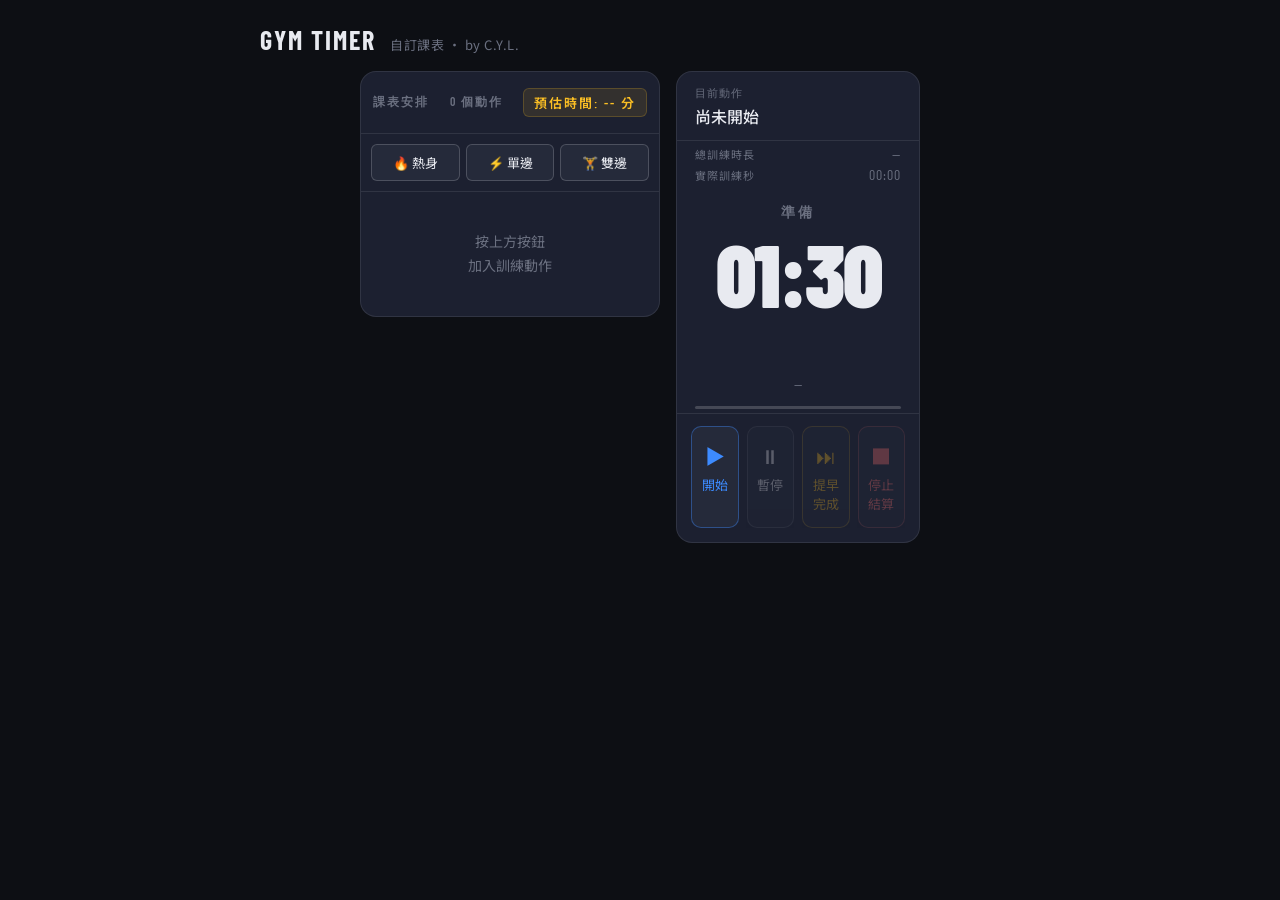
<file: index.html>
<!DOCTYPE html>
<html lang="zh-TW">
<head>
<meta charset="UTF-8">
<meta name="viewport" content="width=device-width, initial-scale=1.0, maximum-scale=1.0, user-scalable=no">
<title>Gym Timer</title>
<link rel="apple-touch-icon" href="icon.png">
<link rel="icon" type="image/png" sizes="192x192" href="icon.png">
<meta name="apple-mobile-web-app-capable" content="yes">
<meta name="apple-mobile-web-app-status-bar-style" content="black-translucent">

<!-- 字型 -->
<link rel="preconnect" href="https://fonts.googleapis.com">
<link href="https://fonts.googleapis.com/css2?family=Barlow+Condensed:wght@300;400;600;700;900&family=Noto+Sans+TC:wght@300;400;500;700&display=swap" rel="stylesheet">

<!-- 樣式（styles.css）：改顏色、字體、版面都在這裡 -->
<link rel="stylesheet" href="styles.css">
</head>
<body>

<!--
  iPhone 防休眠用的隱藏影片元素
  這個 <video> 完全看不到（1 像素、透明）
  但 Safari 看到影片在播放就不會讓螢幕休眠
  詳見 timer.js 的 buildWakeVideo() 說明
-->
<video id="wake-video"
  style="position:fixed;opacity:0;pointer-events:none;width:1px;height:1px;"
  playsinline muted loop>
</video>

<!-- ════════════════════════════════════════
     頁首
     ════════════════════════════════════════ -->
<header class="app-header">
  <div class="app-title">Gym Timer</div>
  <div class="app-sub">自訂課表 · by C.Y.L.</div>
</header>

<!-- ════════════════════════════════════════
     分頁列（手機版才顯示，電腦版自動隱藏）
     ════════════════════════════════════════ -->
<div class="tab-bar">
  <button class="tab-btn active" id="tab-routine" onclick="switchTab('routine')">📋 課表安排</button>
  <button class="tab-btn"        id="tab-timer"   onclick="switchTab('timer')">⏱ 計時器</button>
</div>

<!-- ════════════════════════════════════════
     主要雙欄版面
     ════════════════════════════════════════ -->
<div class="layout">

  <!-- ── 左欄：課表安排 ── -->
  <div id="page-routine" class="tab-page active">
    <div class="panel">

      <!-- 面板標題 -->
      <div class="panel-head">
        <span>課表安排</span>
        <span id="routine-count" style="color:var(--muted);font-size:12px">0 個動作</span>
        <span class="estimated-time-tag" id="est-time-display">預估時間: -- 分</span>
      </div>

      <!-- 新增按鈕 -->
      <div class="add-btns">
        <button class="add-btn warmup"     onclick="addItem('warmup')">🔥 熱身</button>
        <button class="add-btn unilateral" onclick="addItem('unilateral')">⚡ 單邊</button>
        <button class="add-btn bilateral"  onclick="addItem('bilateral')">🏋️ 雙邊</button>
      </div>

      <!--
        課表清單
        每個項目由 timer.js 的 renderList() 動態產生
        每個項目有：
          上排：色點 + 動作類型 + 刪除按鈕
          下排：動作名稱輸入欄 + 重量輸入欄（新增功能）
      -->
      <div class="routine-list" id="routine-list">
        <div class="routine-empty">按上方按鈕<br>加入訓練動作</div>
      </div>

    </div>

    <!-- 手機版：跳到計時器的按鈕 -->
    <button class="go-btn" onclick="goToTimer()">前往計時器 →</button>
  </div>


  <!-- ── 右欄：計時器 ── -->
  <div id="page-timer" class="tab-page">
    <div class="timer-panel" id="timer-panel">

      <!-- ── 結算畫面（覆蓋在計時器上方）── -->
      <div class="summary-overlay" id="summary">
        <div class="summary-title" id="summary-title">訓練結算</div>

        <!-- 四格數據卡片 -->
        <div class="summary-grid">
          <div class="summary-card">
            <div class="summary-val" id="sum-wallclock">—</div>
            <div class="summary-lbl">總訓練時長</div>
          </div>
          <div class="summary-card">
            <div class="summary-val" id="sum-active">0:00</div>
            <div class="summary-lbl">實際訓練秒</div>
          </div>
          <div class="summary-card">
            <div class="summary-val" id="sum-sets">0</div>
            <div class="summary-lbl">完成組數</div>
          </div>
          <div class="summary-card">
            <div class="summary-val" id="sum-actions">0</div>
            <div class="summary-lbl">完成動作</div>
          </div>
        </div>

        <!-- 動作完成紀錄文字列表 -->
        <div class="summary-log" id="summary-log"></div>

        <!-- 按鈕群 -->
        <div class="summary-actions">
          <button class="restart-btn" onclick="resetAll()">重新開始</button>
          
          <button class="notes-btn" onclick="copyToClipboard()" id="copy-btn">
            📝 複製訓練紀錄 </button>
          </a>
        </div>
      </div>
      <!-- ── 結算畫面結束 ── -->


      <!-- 目前動作名稱 + 動作進度點 -->
      <div class="timer-info">
        <div>
          <div class="current-label">目前動作</div>
          <div class="current-name" id="current-name">尚未開始</div>
        </div>
        <div class="progress-dots" id="progress-dots"></div>
      </div>

      <!-- 總訓練壁鐘時長（按開始到現在）-->
      <div class="wallclock-bar">
        <span class="wallclock-lbl">總訓練時長</span>
        <span class="wallclock-val" id="wallclock-display">—</span>
      </div>

      <!-- 實際訓練累計秒數（只算 WORK 階段）-->
      <div class="elapsed-bar">
        <span class="elapsed-lbl">實際訓練秒</span>
        <span class="elapsed-val" id="elapsed-display">00:00</span>
      </div>

      <!-- 大倒數數字 -->
      <div class="clock-area">
        <div class="phase-badge" id="phase-badge">準備</div>
        <div class="big-time"    id="big-time">01:30</div>
        <div class="side-badge"  id="side-badge" style="opacity:0">—</div>
        <div class="sets-row"    id="sets-pips"></div>
        <div class="sets-text"   id="sets-text">—</div>
      </div>

      <!-- 階段進度條（細線）-->
      <div class="progress-bar-wrap">
        <div class="progress-bar-bg">
          <div class="progress-bar-fill" id="prog-fill"></div>
        </div>
      </div>

      <!-- 四個控制按鈕 -->
      <div class="controls">
        <button class="ctrl-btn start"  id="btn-start" onclick="handleStart()">
          <span class="icon">▶</span><span>開始</span>
        </button>
        <button class="ctrl-btn"        id="btn-pause" onclick="handlePause()" disabled>
          <span class="icon">⏸</span><span>暫停</span>
        </button>
        <button class="ctrl-btn early"  id="btn-early" onclick="handleEarly()" disabled>
          <span class="icon">⏭</span><span>提早完成</span>
        </button>
        <button class="ctrl-btn danger" id="btn-stop"  onclick="handleStop()"  disabled>
          <span class="icon">■</span><span>停止結算</span>
        </button>
      </div>

    </div>
  </div>
  <!-- ── 右欄結束 ── -->

</div>
<!-- ── 主版面結束 ── -->


<!-- ════════════════════════════════════════
     JavaScript 載入順序很重要：
     1. timer.js   — 定義所有函式和變數
     2. storage.js — 使用 timer.js 裡的變數（showSummary 等）
     注意：兩個 .js 之間有依賴關係，不能顛倒順序
     ════════════════════════════════════════ -->
<script src="timer.js"></script>
<script src="storage.js"></script>

<script>
  // ── 初始化 ──
  // 所有函式都從 timer.js 和 storage.js 載入後才執行這裡
  buildWakeVideo();   // 製作防休眠影片（timer.js）
  updateUI();         // 畫出初始畫面（timer.js）
  updateBtns();       // 設定按鈕狀態（timer.js）
</script>

</body>
</html>
</file>
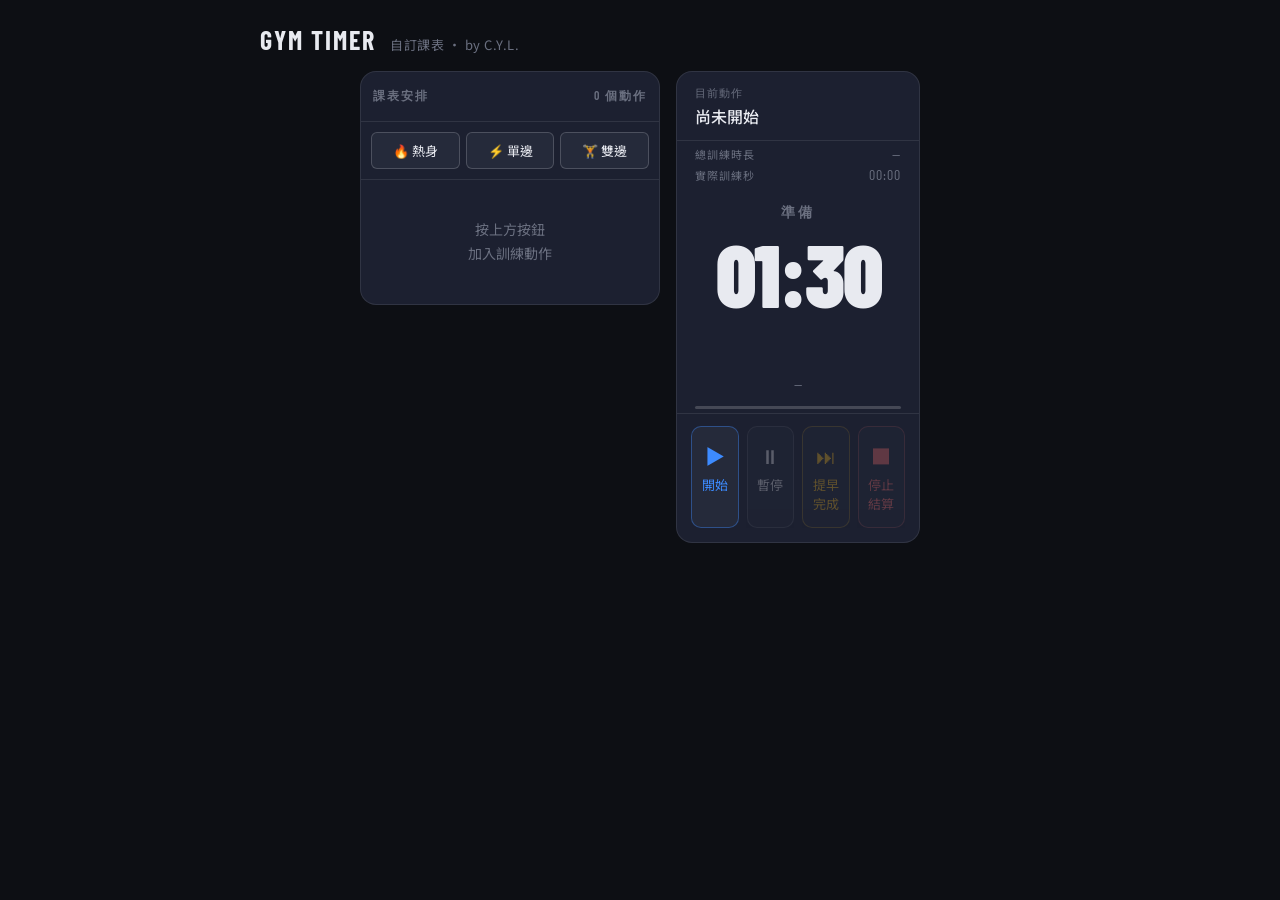
<file: index (1).html>
<!DOCTYPE html>
<html lang="zh-TW">
<head>
<meta charset="UTF-8">
<meta name="viewport" content="width=device-width, initial-scale=1.0">
<title>Gym Timer</title>
<link rel="apple-touch-icon" href="icon.png">
<link rel="icon" type="image/png" sizes="192x192" href="icon.png">
<meta name="apple-mobile-web-app-capable" content="yes">
<meta name="apple-mobile-web-app-status-bar-style" content="black-translucent">

<!-- 字型 -->
<link rel="preconnect" href="https://fonts.googleapis.com">
<link href="https://fonts.googleapis.com/css2?family=Barlow+Condensed:wght@300;400;600;700;900&family=Noto+Sans+TC:wght@300;400;500;700&display=swap" rel="stylesheet">

<!-- 樣式（styles.css）：改顏色、字體、版面都在這裡 -->
<link rel="stylesheet" href="styles.css">
</head>
<body>

<!--
  iPhone 防休眠用的隱藏影片元素
  這個 <video> 完全看不到（1 像素、透明）
  但 Safari 看到影片在播放就不會讓螢幕休眠
  詳見 timer.js 的 buildWakeVideo() 說明
-->
<video id="wake-video"
  style="position:fixed;opacity:0;pointer-events:none;width:1px;height:1px;"
  playsinline muted loop>
</video>

<!-- ════════════════════════════════════════
     頁首
     ════════════════════════════════════════ -->
<header class="app-header">
  <div class="app-title">Gym Timer</div>
  <div class="app-sub">自訂課表 · by C.Y.L.</div>
</header>

<!-- ════════════════════════════════════════
     分頁列（手機版才顯示，電腦版自動隱藏）
     ════════════════════════════════════════ -->
<div class="tab-bar">
  <button class="tab-btn active" id="tab-routine" onclick="switchTab('routine')">📋 課表安排</button>
  <button class="tab-btn"        id="tab-timer"   onclick="switchTab('timer')">⏱ 計時器</button>
</div>

<!-- ════════════════════════════════════════
     主要雙欄版面
     ════════════════════════════════════════ -->
<div class="layout">

  <!-- ── 左欄：課表安排 ── -->
  <div id="page-routine" class="tab-page active">
    <div class="panel">

      <!-- 面板標題 -->
      <div class="panel-head">
        <span>課表安排</span>
        <span id="routine-count" style="color:var(--muted);font-size:12px">0 個動作</span>
      </div>

      <!-- 新增按鈕 -->
      <div class="add-btns">
        <button class="add-btn warmup"     onclick="addItem('warmup')">🔥 熱身</button>
        <button class="add-btn unilateral" onclick="addItem('unilateral')">⚡ 單邊</button>
        <button class="add-btn bilateral"  onclick="addItem('bilateral')">🏋️ 雙邊</button>
      </div>

      <!--
        課表清單
        每個項目由 timer.js 的 renderList() 動態產生
        每個項目有：
          上排：色點 + 動作類型 + 刪除按鈕
          下排：動作名稱輸入欄 + 重量輸入欄（新增功能）
      -->
      <div class="routine-list" id="routine-list">
        <div class="routine-empty">按上方按鈕<br>加入訓練動作</div>
      </div>

    </div>

    <!-- 手機版：跳到計時器的按鈕 -->
    <button class="go-btn" onclick="goToTimer()">前往計時器 →</button>
  </div>


  <!-- ── 右欄：計時器 ── -->
  <div id="page-timer" class="tab-page">
    <div class="timer-panel" id="timer-panel">

      <!-- ── 結算畫面（覆蓋在計時器上方）── -->
      <div class="summary-overlay" id="summary">
        <div class="summary-title" id="summary-title">訓練結算</div>

        <!-- 四格數據卡片 -->
        <div class="summary-grid">
          <div class="summary-card">
            <div class="summary-val" id="sum-wallclock">—</div>
            <div class="summary-lbl">總訓練時長</div>
          </div>
          <div class="summary-card">
            <div class="summary-val" id="sum-active">0:00</div>
            <div class="summary-lbl">實際訓練秒</div>
          </div>
          <div class="summary-card">
            <div class="summary-val" id="sum-sets">0</div>
            <div class="summary-lbl">完成組數</div>
          </div>
          <div class="summary-card">
            <div class="summary-val" id="sum-actions">0</div>
            <div class="summary-lbl">完成動作</div>
          </div>
        </div>

        <!-- 動作完成紀錄文字列表 -->
        <div class="summary-log" id="summary-log"></div>

        <!-- 按鈕群 -->
        <div class="summary-actions">
          <button class="restart-btn" onclick="resetAll()">重新開始</button>
          <!--
            備忘錄按鈕：href 由 storage.js 的 updateNotesLink() 動態填入
            mobilenotes:// 是 iPhone 備忘錄 app 的 URL scheme
            點擊後 iOS 會開啟備忘錄並建立一則新筆記
            電腦上點擊不會有反應（macOS 版備忘錄需要不同的 scheme）
          -->
          <a id="notes-link" class="notes-btn" href="#">
            📝 傳送到備忘錄
          </a>
        </div>
      </div>
      <!-- ── 結算畫面結束 ── -->


      <!-- 目前動作名稱 + 動作進度點 -->
      <div class="timer-info">
        <div>
          <div class="current-label">目前動作</div>
          <div class="current-name" id="current-name">尚未開始</div>
        </div>
        <div class="progress-dots" id="progress-dots"></div>
      </div>

      <!-- 總訓練壁鐘時長（按開始到現在）-->
      <div class="wallclock-bar">
        <span class="wallclock-lbl">總訓練時長</span>
        <span class="wallclock-val" id="wallclock-display">—</span>
      </div>

      <!-- 實際訓練累計秒數（只算 WORK 階段）-->
      <div class="elapsed-bar">
        <span class="elapsed-lbl">實際訓練秒</span>
        <span class="elapsed-val" id="elapsed-display">00:00</span>
      </div>

      <!-- 大倒數數字 -->
      <div class="clock-area">
        <div class="phase-badge" id="phase-badge">準備</div>
        <div class="big-time"    id="big-time">01:30</div>
        <div class="side-badge"  id="side-badge" style="opacity:0">—</div>
        <div class="sets-row"    id="sets-pips"></div>
        <div class="sets-text"   id="sets-text">—</div>
      </div>

      <!-- 階段進度條（細線）-->
      <div class="progress-bar-wrap">
        <div class="progress-bar-bg">
          <div class="progress-bar-fill" id="prog-fill"></div>
        </div>
      </div>

      <!-- 四個控制按鈕 -->
      <div class="controls">
        <button class="ctrl-btn start"  id="btn-start" onclick="handleStart()">
          <span class="icon">▶</span><span>開始</span>
        </button>
        <button class="ctrl-btn"        id="btn-pause" onclick="handlePause()" disabled>
          <span class="icon">⏸</span><span>暫停</span>
        </button>
        <button class="ctrl-btn early"  id="btn-early" onclick="handleEarly()" disabled>
          <span class="icon">⏭</span><span>提早完成</span>
        </button>
        <button class="ctrl-btn danger" id="btn-stop"  onclick="handleStop()"  disabled>
          <span class="icon">■</span><span>停止結算</span>
        </button>
      </div>

    </div>
  </div>
  <!-- ── 右欄結束 ── -->

</div>
<!-- ── 主版面結束 ── -->


<!-- ════════════════════════════════════════
     JavaScript 載入順序很重要：
     1. timer.js   — 定義所有函式和變數
     2. storage.js — 使用 timer.js 裡的變數（showSummary 等）
     注意：兩個 .js 之間有依賴關係，不能顛倒順序
     ════════════════════════════════════════ -->
<script src="timer.js"></script>
<script src="storage.js"></script>

<script>
  // ── 初始化 ──
  // 所有函式都從 timer.js 和 storage.js 載入後才執行這裡
  buildWakeVideo();   // 製作防休眠影片（timer.js）
  updateUI();         // 畫出初始畫面（timer.js）
  updateBtns();       // 設定按鈕狀態（timer.js）
</script>

</body>
</html>
</file>
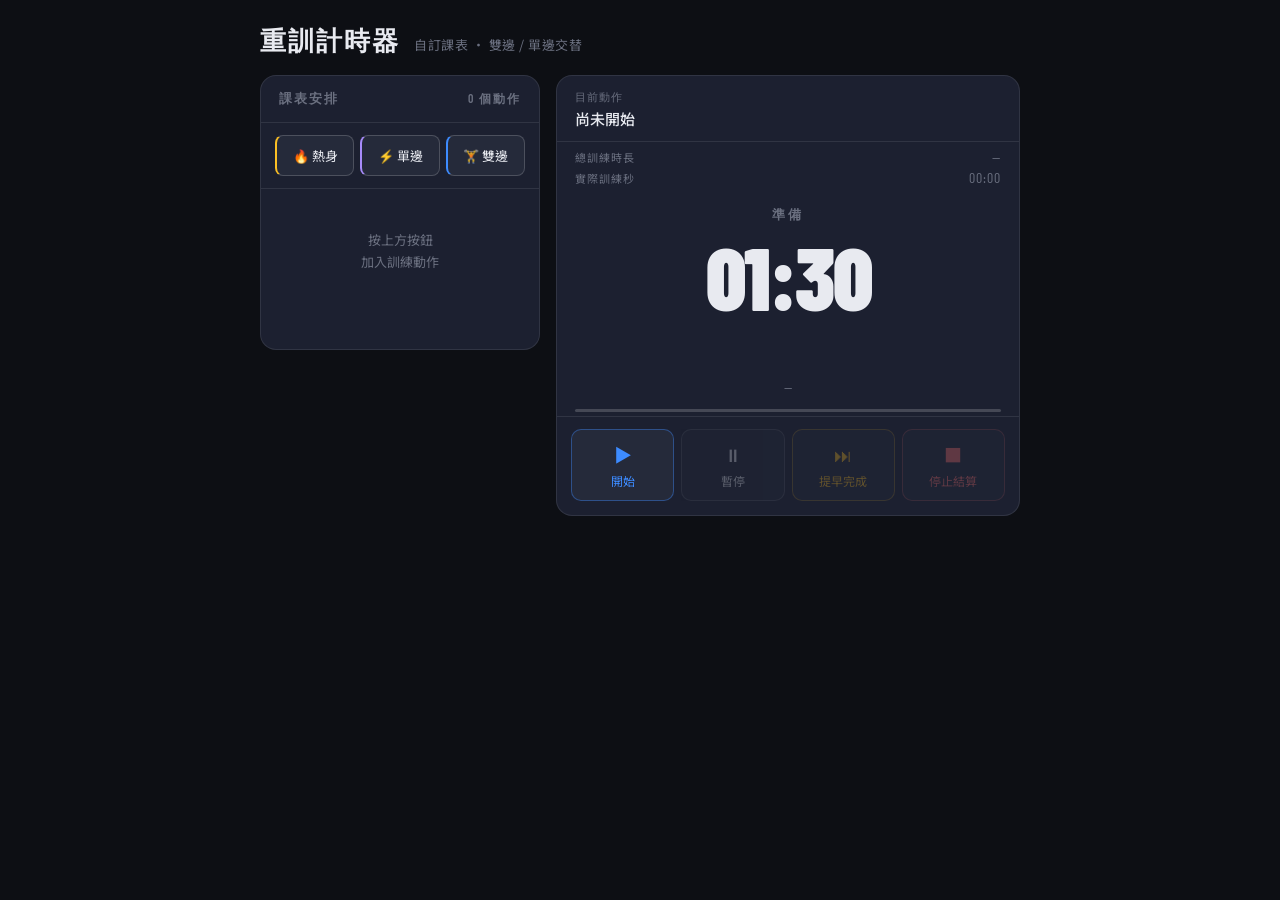
<file: workout_timer (1).html>
<!DOCTYPE html>
<html lang="zh-TW">
<head>
<meta charset="UTF-8">
<meta name="viewport" content="width=device-width, initial-scale=1.0">
<title>重訓計時器</title>
<link rel="preconnect" href="https://fonts.googleapis.com">
<link href="https://fonts.googleapis.com/css2?family=Barlow+Condensed:wght@300;400;600;700;900&family=Noto+Sans+TC:wght@300;400;500;700&display=swap" rel="stylesheet">
<style>
  *, *::before, *::after { box-sizing: border-box; margin: 0; padding: 0; }

  :root {
    --bg: #0d0f14;
    --surface: #1c2030;      /* 加深，比原本 #161921 更明顯 */
    --surface2: #252a3a;     /* 加深，比原本 #1e222e 更明顯 */
    --border: rgba(255,255,255,0.09);
    --border2: rgba(255,255,255,0.18);
    --text: #e8eaf0;
    --muted: #6b7080;
    --work: #3d8bff;
    --rest: #ff6b35;
    --trans: #22c55e;        /* 換動作緩衝：綠色 */
    --accent: #a78bfa;
    --danger: #f87171;
    --success: #4ade80;
    --warn: #fbbf24;
  }

  body {
    font-family: 'Noto Sans TC', sans-serif;
    background: var(--bg);
    color: var(--text);
    min-height: 100vh;
    display: flex;
    flex-direction: column;
    align-items: center;
    transition: background 0.8s ease;
  }

  /* ─── HEADER ─── */
  .app-header {
    width: 100%;
    max-width: 800px;
    padding: 24px 20px 0;
    display: flex;
    align-items: baseline;
    gap: 14px;
  }
  .app-title {
    font-family: 'Barlow Condensed', sans-serif;
    font-size: 26px; font-weight: 700;
    letter-spacing: 2px; text-transform: uppercase;
    color: var(--text);
  }
  .app-sub { font-size: 13px; color: var(--muted); letter-spacing: 0.5px; }

  /* ─── TAB BAR ─── */
  .tab-bar {
    width: 100%; max-width: 800px;
    padding: 14px 20px 0;
    display: flex; gap: 0;
  }
  .tab-btn {
    flex: 1; padding: 10px;
    background: var(--surface);
    border: 0.5px solid var(--border);
    color: var(--muted);
    font-family: 'Noto Sans TC', sans-serif;
    font-size: 14px; cursor: pointer; transition: all 0.2s;
  }
  .tab-btn:first-child { border-radius: 10px 0 0 10px; }
  .tab-btn:last-child  { border-radius: 0 10px 10px 0; }
  .tab-btn.active { background: var(--surface2); color: var(--text); border-color: var(--border2); }

  /* ─── LAYOUT ─── */
  .layout {
    width: 100%; max-width: 800px;
    padding: 16px 20px 40px;
    display: grid; gap: 16px;
  }
  .tab-page { display: none; width: 100%; }
  .tab-page.active { display: flex; flex-direction: column; gap: 12px; }

  @media (min-width: 620px) {
    .tab-bar { display: none; }
    .layout { grid-template-columns: 280px 1fr; }
    .tab-page { display: flex !important; flex-direction: column; }
    .go-btn { display: none !important; }
  }

  /* ─── 跳轉按鈕 ─── */
  .go-btn {
    width: 100%; padding: 14px; border-radius: 12px;
    border: 0.5px solid rgba(61,139,255,0.35);
    background: rgba(61,139,255,0.08);
    color: var(--work);
    font-family: 'Noto Sans TC', sans-serif;
    font-size: 15px; font-weight: 500;
    cursor: pointer; transition: all 0.15s; letter-spacing: 0.5px;
  }
  .go-btn:hover  { background: rgba(61,139,255,0.14); }
  .go-btn:active { transform: scale(0.98); }

  /* ─── ROUTINE PANEL ─── */
  .panel {
    background: var(--surface);
    border: 0.5px solid var(--border);
    border-radius: 16px; overflow: hidden;
  }
  .panel-head {
    padding: 14px 18px;
    border-bottom: 0.5px solid var(--border);
    font-family: 'Barlow Condensed', sans-serif;
    font-size: 13px; font-weight: 600;
    letter-spacing: 2px; text-transform: uppercase;
    color: var(--muted);
    display: flex; align-items: center; justify-content: space-between;
  }
  .add-btns {
    display: flex; gap: 6px;
    padding: 12px 14px;
    border-bottom: 0.5px solid var(--border);
  }
  .add-btn {
    flex: 1; padding: 10px 6px; border-radius: 8px;
    border: 0.5px solid var(--border2);
    background: var(--surface2); color: var(--text);
    font-family: 'Noto Sans TC', sans-serif;
    font-size: 13px; cursor: pointer; transition: all 0.15s; text-align: center;
  }
  .add-btn:hover { background: rgba(255,255,255,0.07); border-color: rgba(255,255,255,0.2); }
  .add-btn.bilateral  { border-left: 2px solid var(--work); }
  .add-btn.unilateral { border-left: 2px solid var(--accent); }
  .add-btn.warmup     { border-left: 2px solid var(--warn); }

  .routine-list {
    min-height: 160px; max-height: 320px;
    overflow-y: auto; padding: 8px;
  }
  .routine-list::-webkit-scrollbar { width: 4px; }
  .routine-list::-webkit-scrollbar-track { background: transparent; }
  .routine-list::-webkit-scrollbar-thumb { background: var(--border2); border-radius: 2px; }

  .routine-item {
    display: flex; align-items: center; gap: 8px;
    padding: 10px; border-radius: 10px; margin-bottom: 4px;
    border: 0.5px solid transparent; transition: all 0.15s;
  }
  .routine-item:hover { background: var(--surface2); border-color: var(--border); }
  .routine-item.active { background: var(--surface2); border-color: var(--border2); }
  .routine-item.done { opacity: 0.35; }

  .item-dot { width: 8px; height: 8px; border-radius: 50%; flex-shrink: 0; }
  .item-dot.bilateral  { background: var(--work); }
  .item-dot.unilateral { background: var(--accent); }
  .item-dot.warmup     { background: var(--warn); }

  .item-label { flex: 1; font-size: 13px; line-height: 1.4; }
  .item-name  { color: var(--text); font-weight: 500; }
  .item-meta  { color: var(--muted); font-size: 11px; }

  .item-del {
    width: 24px; height: 24px; border-radius: 4px;
    border: none; background: transparent;
    color: var(--muted); font-size: 15px; cursor: pointer;
    display: flex; align-items: center; justify-content: center; flex-shrink: 0;
  }
  @media (min-width: 620px) {
    .item-del { opacity: 0; transition: opacity 0.15s; }
    .routine-item:hover .item-del { opacity: 1; }
  }
  .item-del:hover { color: var(--danger); }

  .routine-empty {
    text-align: center; padding: 32px 16px;
    color: var(--muted); font-size: 13px; line-height: 1.7;
  }

  /* ─── TIMER PANEL ─── */
  .timer-panel {
    background: var(--surface);
    border: 0.5px solid var(--border);
    border-radius: 16px;
    display: flex; flex-direction: column;
    overflow: hidden; position: relative;
    transition: background 0.8s ease;
  }

  .timer-info {
    padding: 14px 18px 12px;
    border-bottom: 0.5px solid var(--border);
    display: flex; align-items: center; justify-content: space-between;
  }
  .current-label {
    font-size: 11px; color: var(--muted);
    letter-spacing: 1px; text-transform: uppercase;
    font-family: 'Barlow Condensed', sans-serif;
  }
  .current-name { font-size: 15px; font-weight: 500; color: var(--text); margin-top: 3px; }

  .progress-dots {
    display: flex; gap: 5px; align-items: center;
    flex-wrap: wrap; justify-content: flex-end; max-width: 120px;
  }
  .prog-dot {
    width: 7px; height: 7px; border-radius: 50%;
    background: var(--border2); transition: background 0.3s;
  }
  .prog-dot.done   { background: var(--success); }
  .prog-dot.active { background: var(--work); }

  /* ─── CLOCK ─── */
  .clock-area {
    flex: 1; display: flex; flex-direction: column;
    align-items: center; justify-content: center;
    padding: 20px 20px 14px;
  }
  .phase-badge {
    font-family: 'Barlow Condensed', sans-serif;
    font-size: 13px; font-weight: 600;
    letter-spacing: 3px; text-transform: uppercase;
    color: var(--muted); margin-bottom: 8px; height: 18px;
    transition: color 0.3s;
  }
  .phase-badge.work  { color: var(--work); }
  .phase-badge.rest  { color: var(--rest); }
  .phase-badge.trans { color: var(--trans); }

  .big-time {
    font-family: 'Barlow Condensed', sans-serif;
    font-size: 88px; font-weight: 900;
    letter-spacing: -2px; line-height: 1;
    color: var(--text); transition: color 0.3s;
    min-width: 200px; text-align: center;
  }
  .big-time.work      { color: var(--work); }
  .big-time.rest      { color: var(--rest); }
  .big-time.trans     { color: var(--trans); }
  .big-time.countdown { color: var(--warn); }

  .sets-row {
    display: flex; gap: 8px; margin-top: 14px;
    align-items: center; flex-wrap: wrap;
    justify-content: center; max-width: 300px;
  }
  .set-pip {
    width: 22px; height: 6px; border-radius: 3px;
    background: var(--border2); transition: background 0.3s;
  }
  .set-pip.done        { background: var(--success); }
  .set-pip.active      { background: var(--work); }
  .set-pip.rest-active { background: var(--rest); }

  .sets-text {
    font-family: 'Barlow Condensed', sans-serif;
    font-size: 14px; letter-spacing: 1px;
    color: var(--muted); margin-top: 8px; text-align: center;
  }
  .side-badge {
    display: inline-block; padding: 4px 16px; border-radius: 20px;
    font-size: 13px; font-weight: 600; letter-spacing: 1.5px;
    text-transform: uppercase;
    font-family: 'Barlow Condensed', sans-serif;
    margin-top: 10px;
    background: rgba(167,139,250,0.15);
    color: var(--accent); border: 0.5px solid rgba(167,139,250,0.3);
    min-height: 26px;
  }

  /* ─── WALLCLOCK ROW（真實時鐘時間）─── */
  .wallclock-bar {
    padding: 6px 18px 0;
    display: flex; justify-content: space-between; align-items: center;
  }
  .wallclock-lbl { font-size: 11px; color: var(--muted); letter-spacing: 1px; }
  .wallclock-val {
    font-family: 'Barlow Condensed', sans-serif;
    font-size: 14px; color: var(--muted); letter-spacing: 1px;
  }

  /* ─── ELAPSED ─── */
  .elapsed-bar {
    padding: 4px 18px 0;
    display: flex; justify-content: space-between; align-items: center;
  }
  .elapsed-lbl { font-size: 11px; color: var(--muted); letter-spacing: 1px; }
  .elapsed-val {
    font-family: 'Barlow Condensed', sans-serif;
    font-size: 14px; color: var(--muted); letter-spacing: 1px;
  }

  /* ─── PROGRESS BAR ─── */
  .progress-bar-wrap { padding: 0 18px; margin-bottom: 4px; }
  .progress-bar-bg {
    height: 3px; background: var(--border2);
    border-radius: 2px; overflow: hidden;
  }
  .progress-bar-fill {
    height: 100%; border-radius: 2px;
    background: var(--work); width: 0%;
    transition: width 1s linear, background 0.3s;
  }
  .progress-bar-fill.rest  { background: var(--rest); }
  .progress-bar-fill.trans { background: var(--trans); }

  /* ─── CONTROLS ─── */
  .controls {
    padding: 12px 14px 14px;
    display: grid; grid-template-columns: 1fr 1fr 1fr 1fr;
    gap: 7px; border-top: 0.5px solid var(--border);
  }
  .ctrl-btn {
    padding: 11px 4px; border-radius: 10px;
    border: 0.5px solid var(--border2);
    background: var(--surface2); color: var(--text);
    font-family: 'Noto Sans TC', sans-serif;
    font-size: 12px; cursor: pointer; transition: all 0.15s;
    display: flex; flex-direction: column; align-items: center; gap: 5px;
  }
  .ctrl-btn .icon { font-size: 18px; }
  .ctrl-btn:hover  { background: rgba(255,255,255,0.07); border-color: rgba(255,255,255,0.2); }
  .ctrl-btn:active { transform: scale(0.97); }
  .ctrl-btn:disabled { opacity: 0.3; cursor: not-allowed; }
  .ctrl-btn.start  { border-color: rgba(61,139,255,0.4);  color: var(--work); }
  .ctrl-btn.start:hover  { background: rgba(61,139,255,0.12); }
  .ctrl-btn.early  { border-color: rgba(251,191,36,0.4);  color: var(--warn); }
  .ctrl-btn.early:hover  { background: rgba(251,191,36,0.12); }
  .ctrl-btn.danger { border-color: rgba(248,113,113,0.4); color: var(--danger); }
  .ctrl-btn.danger:hover { background: rgba(248,113,113,0.12); }

  /* ─── SUMMARY OVERLAY ─── */
  .summary-overlay {
    display: none; position: absolute; inset: 0;
    background: var(--surface); border-radius: 16px;
    flex-direction: column; align-items: center; justify-content: center;
    padding: 24px; z-index: 10; overflow-y: auto;
  }
  .summary-overlay.show { display: flex; }
  .summary-title {
    font-family: 'Barlow Condensed', sans-serif;
    font-size: 22px; font-weight: 700;
    letter-spacing: 3px; text-transform: uppercase;
    color: var(--success); margin-bottom: 18px;
  }
  .summary-grid {
    display: grid; grid-template-columns: 1fr 1fr;
    gap: 10px; width: 100%; margin-bottom: 18px;
  }
  .summary-card {
    background: var(--surface2);
    border: 0.5px solid var(--border);
    border-radius: 12px; padding: 14px; text-align: center;
  }
  .summary-val {
    font-family: 'Barlow Condensed', sans-serif;
    font-size: 30px; font-weight: 700; color: var(--text);
  }
  .summary-lbl {
    font-size: 11px; color: var(--muted);
    margin-top: 4px; letter-spacing: 1px; text-transform: uppercase;
  }
  .summary-log {
    width: 100%; max-height: 120px; overflow-y: auto;
    font-size: 12px; color: var(--muted);
    line-height: 1.8; text-align: left; padding: 0 4px;
  }
  .restart-btn {
    margin-top: 18px; padding: 11px 32px; border-radius: 10px;
    border: 0.5px solid var(--border2);
    background: var(--surface2); color: var(--text);
    font-family: 'Noto Sans TC', sans-serif;
    font-size: 14px; cursor: pointer; transition: all 0.15s;
  }
  .restart-btn:hover { background: rgba(255,255,255,0.07); }
</style>
</head>
<body>

<header class="app-header">
  <div class="app-title">重訓計時器</div>
  <div class="app-sub">自訂課表 · 雙邊 / 單邊交替</div>
</header>

<div class="tab-bar">
  <button class="tab-btn active" id="tab-routine" onclick="switchTab('routine')">📋 課表安排</button>
  <button class="tab-btn" id="tab-timer" onclick="switchTab('timer')">⏱ 計時器</button>
</div>

<div class="layout">

  <!-- PAGE 1: ROUTINE BUILDER -->
  <div id="page-routine" class="tab-page active">
    <div class="panel">
      <div class="panel-head">
        <span>課表安排</span>
        <span id="routine-count" style="color:var(--muted);font-size:12px">0 個動作</span>
      </div>
      <div class="add-btns">
        <button class="add-btn warmup"     onclick="addItem('warmup')">🔥 熱身</button>
        <button class="add-btn unilateral" onclick="addItem('unilateral')">⚡ 單邊</button>
        <button class="add-btn bilateral"  onclick="addItem('bilateral')">🏋️ 雙邊</button>
      </div>
      <div class="routine-list" id="routine-list">
        <div class="routine-empty">按上方按鈕<br>加入訓練動作</div>
      </div>
    </div>
    <button class="go-btn" onclick="goToTimer()">前往計時器 →</button>
  </div>

  <!-- PAGE 2: TIMER -->
  <div id="page-timer" class="tab-page">
    <div class="timer-panel" id="timer-panel">

      <!-- SUMMARY OVERLAY -->
      <div class="summary-overlay" id="summary">
        <div class="summary-title" id="summary-title">訓練結算</div>
        <div class="summary-grid">
          <div class="summary-card">
            <div class="summary-val" id="sum-wallclock">—</div>
            <div class="summary-lbl">總訓練時長</div>
          </div>
          <div class="summary-card">
            <div class="summary-val" id="sum-active">0:00</div>
            <div class="summary-lbl">實際訓練秒</div>
          </div>
          <div class="summary-card">
            <div class="summary-val" id="sum-sets">0</div>
            <div class="summary-lbl">完成組數</div>
          </div>
          <div class="summary-card">
            <div class="summary-val" id="sum-actions">0</div>
            <div class="summary-lbl">完成動作</div>
          </div>
        </div>
        <div class="summary-log" id="summary-log"></div>
        <button class="restart-btn" onclick="resetAll()">重新開始</button>
      </div>

      <!-- CURRENT ACTION INFO -->
      <div class="timer-info">
        <div>
          <div class="current-label">目前動作</div>
          <div class="current-name" id="current-name">尚未開始</div>
        </div>
        <div class="progress-dots" id="progress-dots"></div>
      </div>

      <!-- 真實時鐘時間（開始→現在）-->
      <div class="wallclock-bar">
        <span class="wallclock-lbl">總訓練時長</span>
        <span class="wallclock-val" id="wallclock-display">—</span>
      </div>

      <!-- 訓練中累計秒數 -->
      <div class="elapsed-bar">
        <span class="elapsed-lbl">實際訓練秒</span>
        <span class="elapsed-val" id="elapsed-display">00:00</span>
      </div>

      <!-- CLOCK -->
      <div class="clock-area">
        <div class="phase-badge" id="phase-badge">準備</div>
        <div class="big-time" id="big-time">01:30</div>
        <div class="side-badge" id="side-badge" style="opacity:0">—</div>
        <div class="sets-row" id="sets-pips"></div>
        <div class="sets-text" id="sets-text">—</div>
      </div>

      <!-- PROGRESS BAR -->
      <div class="progress-bar-wrap">
        <div class="progress-bar-bg">
          <div class="progress-bar-fill" id="prog-fill"></div>
        </div>
      </div>

      <!-- CONTROLS -->
      <div class="controls">
        <button class="ctrl-btn start" id="btn-start" onclick="handleStart()">
          <span class="icon">▶</span><span>開始</span>
        </button>
        <button class="ctrl-btn" id="btn-pause" onclick="handlePause()" disabled>
          <span class="icon">⏸</span><span>暫停</span>
        </button>
        <button class="ctrl-btn early" id="btn-early" onclick="handleEarly()" disabled>
          <span class="icon">⏭</span><span>提早完成</span>
        </button>
        <button class="ctrl-btn danger" id="btn-stop" onclick="handleStop()" disabled>
          <span class="icon">■</span><span>停止結算</span>
        </button>
      </div>

    </div>
  </div>

</div>

<script>
// ─── TAB ────────────────────────────────────────────────
function switchTab(name) {
  document.querySelectorAll('.tab-page').forEach(p => p.classList.remove('active'));
  document.querySelectorAll('.tab-btn').forEach(b => b.classList.remove('active'));
  document.getElementById('page-' + name).classList.add('active');
  document.getElementById('tab-' + name).classList.add('active');
}
function goToTimer() {
  if (!routine.length) { alert('請先加入至少一個訓練動作'); return; }
  switchTab('timer');
}

// ─── DATA ───────────────────────────────────────────────
// work 改為 90s；單邊 8 組（左右交替）；動作間緩衝 120s
const TRANSITION_SEC = 120;

const MODES = {
  warmup:     { label:'熱身組',   work:60,  rest:15, sets:2, fixedSets:true  },
  unilateral: { label:'單邊訓練', work:90,  rest:30, sets:8, fixedSets:false },
  bilateral:  { label:'雙邊訓練', work:90,  rest:45, sets:4, fixedSets:false }
};

let routine       = [];
let actionIdx     = 0;
let setIdx        = 0;
// phase: 'IDLE' | 'WORK' | 'REST' | 'TRANSITION' | 'PAUSED'
let phase         = 'IDLE';
let remaining     = 0;
let phaseTotal    = 0;
let timerId       = null;
let totalActive   = 0;   // 只累計 WORK 秒數
let completedSets    = 0;
let completedActions = 0;
let currentSide   = 'L';
let sessionLog    = [];
let isRunning     = false;
let isPaused      = false;

// 真實時鐘：用 Date.now() 記錄，暫停不影響
let wallclockStart  = null;   // 按下開始的 timestamp
let wallclockEnd    = null;   // 訓練結束的 timestamp
let wallclockTimer  = null;   // 每秒更新顯示用

// ─── AUDIO ──────────────────────────────────────────────
let audioCtx = null;
function getAudio() {
  if (!audioCtx) audioCtx = new (window.AudioContext || window.webkitAudioContext)();
  if (audioCtx.state === 'suspended') audioCtx.resume();
  return audioCtx;
}
function playTone(freq, dur, type='sine', vol=0.12) {
  const ctx = getAudio();
  const osc = ctx.createOscillator();
  const gain = ctx.createGain();
  osc.type = type;
  osc.frequency.setValueAtTime(freq, ctx.currentTime);
  gain.gain.setValueAtTime(vol, ctx.currentTime);
  gain.gain.exponentialRampToValueAtTime(0.001, ctx.currentTime + dur/1000);
  osc.connect(gain); gain.connect(ctx.destination);
  osc.start(); osc.stop(ctx.currentTime + dur/1000);
}
function playBeep()   { playTone(660, 120); }
function playTimeUp() {
  playTone(880, 400, 'sine', 0.15);
  setTimeout(() => playTone(880, 400, 'sine', 0.12), 420);
}
function playFinish() {
  [523, 659, 784].forEach((f, i) => setTimeout(() => playTone(f, 300, 'sine', 0.13), i * 180));
}

// ─── ROUTINE BUILDER ────────────────────────────────────
let itemCounter = 0;
function addItem(type) {
  const m = MODES[type];
  routine.push({ id:++itemCounter, type, label:m.label, work:m.work, rest:m.rest, sets:m.sets });
  renderList();
}
function removeItem(id) {
  routine = routine.filter(r => r.id !== id);
  renderList();
}
function renderList() {
  const el = document.getElementById('routine-list');
  document.getElementById('routine-count').textContent = routine.length + ' 個動作';
  if (!routine.length) {
    el.innerHTML = '<div class="routine-empty">按上方按鈕<br>加入訓練動作</div>';
    return;
  }
  el.innerHTML = routine.map((item, i) => `
    <div class="routine-item ${i===actionIdx&&isRunning?'active':''} ${i<actionIdx&&isRunning?'done':''}">
      <div class="item-dot ${item.type}"></div>
      <div class="item-label">
        <div class="item-name">${item.label}</div>
        <div class="item-meta">${fmtSec(item.work)} · 休${fmtSec(item.rest)} · ${item.sets}組</div>
      </div>
      <button class="item-del" onclick="removeItem(${item.id})">✕</button>
    </div>
  `).join('');
  renderProgressDots();
}
function renderProgressDots() {
  const el = document.getElementById('progress-dots');
  if (!routine.length) { el.innerHTML = ''; return; }
  const max = Math.min(routine.length, 10);
  el.innerHTML = Array.from({length:max}, (_,i) => {
    const cls = i < actionIdx ? 'done' : (i===actionIdx&&isRunning ? 'active' : '');
    return `<div class="prog-dot ${cls}"></div>`;
  }).join('');
}

// ─── TIMER CORE ─────────────────────────────────────────
function getCurrentAction() { return routine[actionIdx]; }

// 統一啟動任一 phase
function startPhase(p) {
  const action = getCurrentAction();
  phase = p;
  if (p === 'WORK')       { phaseTotal = action.work; }
  else if (p === 'REST')  { phaseTotal = action.rest; }
  else if (p === 'TRANSITION') { phaseTotal = TRANSITION_SEC; }
  remaining = phaseTotal;
  updateUI();
  clearInterval(timerId);
  timerId = setInterval(tick, 1000);
}

function tick() {
  remaining--;
  // 只有 WORK 階段累計實際訓練秒
  if (phase === 'WORK') totalActive++;
  updateUI();

  // 最後 3 秒的提示音（REST 和 TRANSITION 都給）
  if ((phase === 'REST' || phase === 'TRANSITION') && remaining <= 3 && remaining > 0) {
    playBeep();
  }

  if (remaining <= 0) {
    clearInterval(timerId);
    timerId = null;
    onPhaseEnd();
  }
}

function onPhaseEnd() {
  const action = getCurrentAction();

  // ── WORK 結束 → 進入 REST ──
  if (phase === 'WORK') {
    playTimeUp();
    startPhase('REST');
    return;
  }

  // ── REST 結束 → 判斷是否還有下一組 ──
  if (phase === 'REST') {
    completedSets++;
    setIdx++;

    if (setIdx < action.sets) {
      // 同一動作還有下一組：直接開始訓練
      if (action.type === 'unilateral') currentSide = currentSide === 'L' ? 'R' : 'L';
      playTimeUp();
      startPhase('WORK');
      return;
    }

    // 此動作全部組數完成
    completedActions++;
    sessionLog.push(`✓ ${action.label} — ${action.sets}組完成`);
    actionIdx++;
    setIdx = 0;
    currentSide = 'L';
    renderList();

    if (actionIdx < routine.length) {
      // 還有下一個動作 → 進入換動作緩衝
      playTimeUp();
      startPhase('TRANSITION');
    } else {
      // 全部課表完成
      finishAll();
    }
    return;
  }

  // ── TRANSITION 結束 → 開始下一個動作 ──
  if (phase === 'TRANSITION') {
    playTimeUp();
    startPhase('WORK');
    return;
  }
}

function finishAll() {
  playFinish();
  phase = 'IDLE';
  isRunning = false;
  wallclockEnd = Date.now();
  clearInterval(wallclockTimer);
  updateWallclock();
  showSummary(true);
}

// ─── 真實時鐘更新 ───────────────────────────────────────
function updateWallclock() {
  const el = document.getElementById('wallclock-display');
  if (!wallclockStart) { el.textContent = '—'; return; }
  const end = wallclockEnd || Date.now();
  const diff = Math.floor((end - wallclockStart) / 1000);
  el.textContent = fmtTime(diff);
}

// ─── CONTROLS ───────────────────────────────────────────
function handleStart() {
  if (!routine.length) { alert('請先在課表安排頁加入訓練動作'); return; }
  getAudio();

  if (isPaused) {
    isPaused = false; isRunning = true;
    timerId = setInterval(tick, 1000);
    // 壁鐘繼續跑（時間已經包含暫停中的等待，這是預期行為）
    if (!wallclockTimer) {
      wallclockTimer = setInterval(updateWallclock, 1000);
    }
    updateBtns();
    return;
  }

  if (!isRunning) {
    isRunning = true;
    actionIdx = 0; setIdx = 0; currentSide = 'L';
    completedSets = 0; completedActions = 0;
    totalActive = 0;
    sessionLog = [];
    // 記錄真實開始時間
    wallclockStart = Date.now();
    wallclockEnd   = null;
    wallclockTimer = setInterval(updateWallclock, 1000);
    startPhase('WORK');
    updateBtns();
    renderList();
  }
}

function handlePause() {
  if (!isRunning) return;
  isPaused = true; isRunning = false;
  clearInterval(timerId); timerId = null;
  // 壁鐘計時器停止（暫停期間不計入壁鐘）
  // 注意：這裡選擇「暫停時壁鐘也停」，若想讓壁鐘包含暫停時間，把下面這行刪掉即可
  clearInterval(wallclockTimer); wallclockTimer = null;
  phase = 'PAUSED';
  updateUI(); updateBtns();
}

function handleEarly() {
  if (!isRunning) return;
  clearInterval(timerId); timerId = null;
  remaining = 0;
  onPhaseEnd();
}

function handleStop() {
  clearInterval(timerId); timerId = null;
  clearInterval(wallclockTimer); wallclockTimer = null;
  isRunning = false; isPaused = false;
  phase = 'IDLE';
  wallclockEnd = Date.now();
  updateWallclock();
  showSummary(false);
}

function resetAll() {
  clearInterval(timerId); timerId = null;
  clearInterval(wallclockTimer); wallclockTimer = null;
  isRunning = false; isPaused = false; phase = 'IDLE';
  actionIdx = 0; setIdx = 0; remaining = 0; phaseTotal = 0;
  totalActive = 0;
  completedSets = 0; completedActions = 0;
  sessionLog = []; currentSide = 'L';
  wallclockStart = null; wallclockEnd = null;
  document.getElementById('summary').classList.remove('show');
  updateUI(); updateBtns(); updateWallclock(); renderList();
  document.getElementById('elapsed-display').textContent = '00:00';
}

// ─── UI ─────────────────────────────────────────────────
function updateUI() {
  const bt        = document.getElementById('big-time');
  const pb        = document.getElementById('phase-badge');
  const fill      = document.getElementById('prog-fill');
  const sideBadge = document.getElementById('side-badge');
  const setsText  = document.getElementById('sets-text');
  const curName   = document.getElementById('current-name');
  const pips      = document.getElementById('sets-pips');
  const timerPanel= document.getElementById('timer-panel');
  const action    = getCurrentAction();

  // 實際訓練秒數更新
  document.getElementById('elapsed-display').textContent = fmtTime(totalActive);

  bt.textContent = fmtTime(remaining);
  bt.className   = 'big-time';
  pb.className   = 'phase-badge';
  fill.className = 'progress-bar-fill';

  if (phase === 'WORK') {
    timerPanel.style.background = '#071c3a';
    bt.classList.add(remaining <= 3 && remaining > 0 ? 'countdown' : 'work');
    pb.textContent = '訓練中'; pb.classList.add('work');

  } else if (phase === 'REST') {
    timerPanel.style.background = '#1f1200';
    bt.classList.add(remaining <= 3 && remaining > 0 ? 'countdown' : 'rest');
    pb.textContent = '休息中'; pb.classList.add('rest');
    fill.classList.add('rest');

  } else if (phase === 'TRANSITION') {
    timerPanel.style.background = '#0a1f12';
    bt.classList.add(remaining <= 3 && remaining > 0 ? 'countdown' : 'trans');
    pb.textContent = '換動作'; pb.classList.add('trans');
    fill.classList.add('trans');

  } else if (phase === 'PAUSED') {
    timerPanel.style.background = '#16161e';
    pb.textContent = '暫停中';

  } else {
    // IDLE
    timerPanel.style.background = '#1c2030';
    pb.textContent = '準備';
    bt.textContent = action ? fmtTime(action.work) : '01:30';
  }

  const pct = phaseTotal > 0 ? Math.round((1 - remaining / phaseTotal) * 100) : 0;
  fill.style.width = pct + '%';

  // 動作名稱（TRANSITION 時顯示下一個動作）
  if (phase === 'TRANSITION') {
    const nextAction = routine[actionIdx]; // actionIdx 已更新到下一個
    curName.textContent = nextAction ? '準備：' + nextAction.label : '換動作中';
  } else {
    curName.textContent = action ? action.label : (isRunning ? '全部完成！' : '尚未開始');
  }

  // 側邊標示（單邊）
  if (action && action.type === 'unilateral' && isRunning && phase === 'WORK') {
    sideBadge.style.opacity = '1';
    sideBadge.textContent = currentSide === 'L' ? '左側' : '右側';
  } else {
    sideBadge.style.opacity = '0';
  }

  // 組數進度 pips（TRANSITION 時顯示下一動作的組數預覽）
  const pipAction = (phase === 'TRANSITION') ? routine[actionIdx] : action;
  if (pipAction && phase !== 'TRANSITION') {
    pips.innerHTML = Array.from({length: pipAction.sets}, (_, i) => {
      const cls = i < setIdx ? 'done'
        : (i === setIdx ? (phase === 'REST' ? 'rest-active' : 'active') : '');
      return `<div class="set-pip ${cls}"></div>`;
    }).join('');
    setsText.textContent = `第 ${setIdx + 1} / ${pipAction.sets} 組`;
  } else if (phase === 'TRANSITION' && pipAction) {
    pips.innerHTML = Array.from({length: pipAction.sets}, () =>
      `<div class="set-pip"></div>`).join('');
    setsText.textContent = `共 ${pipAction.sets} 組`;
  } else {
    pips.innerHTML = ''; setsText.textContent = '—';
  }

  renderProgressDots();
}

function updateBtns() {
  const a = isRunning, p = isPaused;
  document.getElementById('btn-start').disabled = a && !p;
  document.getElementById('btn-pause').disabled = !a;
  document.getElementById('btn-early').disabled = !a;
  document.getElementById('btn-stop').disabled  = !a && !p;
  document.getElementById('btn-start').children[1].textContent = p ? '繼續' : '開始';
  document.getElementById('btn-start').children[0].textContent = '▶';
}

function showSummary(complete) {
  document.getElementById('summary-title').textContent = complete ? '🎉 訓練完成！' : '訓練結算';
  // 壁鐘總時長
  if (wallclockStart) {
    const end  = wallclockEnd || Date.now();
    const diff = Math.floor((end - wallclockStart) / 1000);
    document.getElementById('sum-wallclock').textContent = fmtTime(diff);
  } else {
    document.getElementById('sum-wallclock').textContent = '—';
  }
  document.getElementById('sum-active').textContent  = fmtTime(totalActive);
  document.getElementById('sum-sets').textContent    = completedSets;
  document.getElementById('sum-actions').textContent = completedActions;
  const log = document.getElementById('summary-log');
  log.innerHTML = sessionLog.length
    ? sessionLog.map(l => `<div>${l}</div>`).join('')
    : '<div>尚無完成紀錄</div>';
  document.getElementById('summary').classList.add('show');
}

// ─── HELPERS ────────────────────────────────────────────
function fmtTime(s) {
  const m = Math.floor(Math.abs(s) / 60), sec = Math.abs(s) % 60;
  return (m < 10 ? '0' + m : m) + ':' + (sec < 10 ? '0' + sec : sec);
}
function fmtSec(s) {
  return s >= 60 ? Math.floor(s/60) + '分' + (s % 60 ? s % 60 + '秒' : '') : s + '秒';
}

// ─── INIT ───────────────────────────────────────────────
updateUI();
updateBtns();

// ─── SCREEN WAKE LOCK (防手機休眠邏輯) ───────────────────
let wakeLock = null;

// 申請「鎖定螢幕」，不讓手機睡覺
async function requestWakeLock() {
  // 檢查使用者的手機瀏覽器有沒有支援這個功能
  if ('wakeLock' in navigator) {
    try {
      wakeLock = await navigator.wakeLock.request('screen');
      console.log('💪 螢幕防休眠已啟動！');
    } catch (err) {
      console.log('防休眠啟動失敗:', err.message);
    }
  }
}

// 釋放鎖定，讓手機恢復可以正常省電睡眠
function releaseWakeLock() {
  if (wakeLock !== null) {
    wakeLock.release();
    wakeLock = null;
    console.log('💤 螢幕已恢復正常休眠機制');
  }
}

// 🎯 智慧連動：只有在「計時器正在跑 (isRunning)」的時候才鎖定螢幕
// 我們去修改原本的操控按鈕功能，讓它們自動觸發防休眠
const originalHandleStart = handleStart;
handleStart = function() {
  originalHandleStart(); // 先執行原本的開始邏輯
  if (isRunning) {
    requestWakeLock();   // 只要計時器開始跑，就向手機申請「不准睡」
  }
};

const originalHandleStop = handleStop;
handleStop = function() {
  originalHandleStop();  // 先執行原本的結算邏輯
  releaseWakeLock();     // 訓練結束了，釋放螢幕，讓手機可以正常省電
};

const originalResetAll = resetAll;
resetAll = function() {
  originalResetAll();
  releaseWakeLock();     // 重設課表時也釋放螢幕
};

// 防呆機制：如果使用者中途切換到別的 App (例如去回 LINE) 再切回來
// 瀏覽器會自動中斷鎖定，所以切回來時如果計時器還在跑，要自動重新申請鎖定
document.addEventListener('visibilitychange', async () => {
  if (wakeLock !== null && document.visibilityState === 'visible' && isRunning) {
    await requestWakeLock();
  }
});
 
</script>
</body>
</html>
</file>
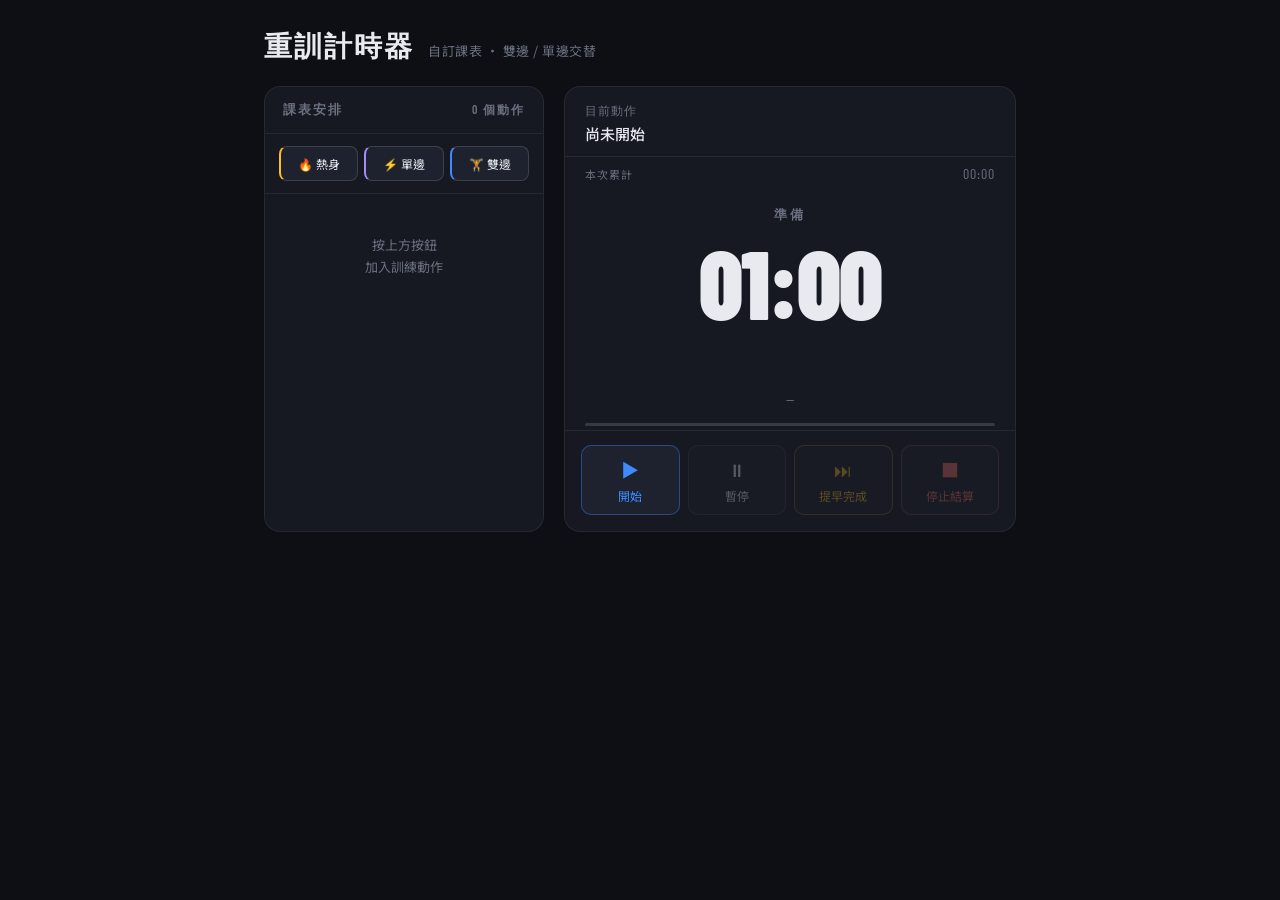
<file: workout_timer.html>
<!DOCTYPE html>
<html lang="zh-TW">
<head>
<meta charset="UTF-8">
<meta name="viewport" content="width=device-width, initial-scale=1.0">
<title>重訓計時器</title>
<link rel="preconnect" href="https://fonts.googleapis.com">
<link href="https://fonts.googleapis.com/css2?family=Barlow+Condensed:wght@300;400;600;700;900&family=Noto+Sans+TC:wght@300;400;500;700&display=swap" rel="stylesheet">
<style>
  *, *::before, *::after { box-sizing: border-box; margin: 0; padding: 0; }

  :root {
    --bg: #0d0f14;
    --surface: #161921;
    --surface2: #1e222e;
    --border: rgba(255,255,255,0.07);
    --border2: rgba(255,255,255,0.14);
    --text: #e8eaf0;
    --muted: #6b7080;
    --work: #3d8bff;
    --work-glow: rgba(61,139,255,0.25);
    --rest: #ff6b35;
    --rest-glow: rgba(255,107,53,0.25);
    --accent: #a78bfa;
    --danger: #f87171;
    --success: #4ade80;
    --warn: #fbbf24;
  }

  body {
    font-family: 'Noto Sans TC', sans-serif;
    background: var(--bg);
    color: var(--text);
    min-height: 100vh;
    display: flex;
    flex-direction: column;
    align-items: center;
  }

  .app-header {
    width: 100%;
    max-width: 800px;
    padding: 28px 24px 0;
    display: flex;
    align-items: baseline;
    gap: 14px;
  }

  .app-title {
    font-family: 'Barlow Condensed', sans-serif;
    font-size: 28px;
    font-weight: 700;
    letter-spacing: 2px;
    text-transform: uppercase;
    color: var(--text);
  }

  .app-sub {
    font-size: 13px;
    color: var(--muted);
    letter-spacing: 0.5px;
  }

  .layout {
    width: 100%;
    max-width: 800px;
    padding: 20px 24px 40px;
    display: grid;
    grid-template-columns: 280px 1fr;
    gap: 20px;
  }

  /* ─── LEFT PANEL: ROUTINE BUILDER ─── */
  .panel {
    background: var(--surface);
    border: 0.5px solid var(--border);
    border-radius: 16px;
    overflow: hidden;
  }

  .panel-head {
    padding: 14px 18px;
    border-bottom: 0.5px solid var(--border);
    font-family: 'Barlow Condensed', sans-serif;
    font-size: 13px;
    font-weight: 600;
    letter-spacing: 2px;
    text-transform: uppercase;
    color: var(--muted);
    display: flex;
    align-items: center;
    justify-content: space-between;
  }

  .add-btns {
    display: flex;
    gap: 6px;
    padding: 12px 14px;
    border-bottom: 0.5px solid var(--border);
  }

  .add-btn {
    flex: 1;
    padding: 8px 6px;
    border-radius: 8px;
    border: 0.5px solid var(--border2);
    background: var(--surface2);
    color: var(--text);
    font-family: 'Noto Sans TC', sans-serif;
    font-size: 12px;
    cursor: pointer;
    transition: all 0.15s;
    text-align: center;
  }

  .add-btn:hover { background: rgba(255,255,255,0.07); border-color: rgba(255,255,255,0.2); }

  .add-btn.bilateral { border-left: 2px solid var(--work); }
  .add-btn.unilateral { border-left: 2px solid var(--accent); }
  .add-btn.warmup { border-left: 2px solid var(--warn); }

  .routine-list {
    min-height: 200px;
    max-height: 360px;
    overflow-y: auto;
    padding: 8px;
  }

  .routine-list::-webkit-scrollbar { width: 4px; }
  .routine-list::-webkit-scrollbar-track { background: transparent; }
  .routine-list::-webkit-scrollbar-thumb { background: var(--border2); border-radius: 2px; }

  .routine-item {
    display: flex;
    align-items: center;
    gap: 8px;
    padding: 9px 10px;
    border-radius: 10px;
    margin-bottom: 4px;
    border: 0.5px solid transparent;
    cursor: pointer;
    transition: all 0.15s;
    position: relative;
  }

  .routine-item:hover { background: var(--surface2); border-color: var(--border); }
  .routine-item.active { background: var(--surface2); border-color: var(--border2); }
  .routine-item.done { opacity: 0.35; }

  .item-dot {
    width: 8px; height: 8px;
    border-radius: 50%;
    flex-shrink: 0;
  }

  .item-dot.bilateral { background: var(--work); }
  .item-dot.unilateral { background: var(--accent); }
  .item-dot.warmup { background: var(--warn); }

  .item-label {
    flex: 1;
    font-size: 12px;
    line-height: 1.4;
  }

  .item-name {
    color: var(--text);
    font-weight: 500;
  }

  .item-meta {
    color: var(--muted);
    font-size: 11px;
  }

  .item-del {
    width: 20px; height: 20px;
    border-radius: 4px;
    border: none;
    background: transparent;
    color: var(--muted);
    font-size: 14px;
    cursor: pointer;
    display: flex; align-items: center; justify-content: center;
    opacity: 0;
    transition: opacity 0.15s;
  }

  .routine-item:hover .item-del { opacity: 1; }
  .item-del:hover { color: var(--danger); }

  .routine-empty {
    text-align: center;
    padding: 32px 16px;
    color: var(--muted);
    font-size: 13px;
    line-height: 1.7;
  }

  /* ─── RIGHT PANEL: TIMER ─── */
  .timer-panel {
    background: var(--surface);
    border: 0.5px solid var(--border);
    border-radius: 16px;
    display: flex;
    flex-direction: column;
    overflow: hidden;
  }

  .timer-info {
    padding: 16px 20px 12px;
    border-bottom: 0.5px solid var(--border);
    display: flex;
    align-items: center;
    justify-content: space-between;
  }

  .current-label {
    font-size: 12px;
    color: var(--muted);
    letter-spacing: 1px;
    text-transform: uppercase;
    font-family: 'Barlow Condensed', sans-serif;
  }

  .current-name {
    font-size: 15px;
    font-weight: 500;
    color: var(--text);
    margin-top: 3px;
  }

  .progress-dots {
    display: flex;
    gap: 5px;
    align-items: center;
  }

  .prog-dot {
    width: 7px; height: 7px;
    border-radius: 50%;
    background: var(--border2);
    transition: background 0.3s;
  }

  .prog-dot.done { background: var(--success); }
  .prog-dot.active { background: var(--work); }

  /* ─── CLOCK FACE ─── */
  .clock-area {
    flex: 1;
    display: flex;
    flex-direction: column;
    align-items: center;
    justify-content: center;
    padding: 24px 20px 16px;
    position: relative;
  }

  .phase-badge {
    font-family: 'Barlow Condensed', sans-serif;
    font-size: 13px;
    font-weight: 600;
    letter-spacing: 3px;
    text-transform: uppercase;
    color: var(--muted);
    margin-bottom: 10px;
    height: 18px;
    transition: color 0.3s;
  }

  .phase-badge.work { color: var(--work); }
  .phase-badge.rest { color: var(--rest); }

  .big-time {
    font-family: 'Barlow Condensed', sans-serif;
    font-size: 96px;
    font-weight: 900;
    letter-spacing: -2px;
    line-height: 1;
    color: var(--text);
    transition: color 0.3s;
    min-width: 200px;
    text-align: center;
  }

  .big-time.work { color: var(--work); }
  .big-time.rest { color: var(--rest); }
  .big-time.countdown { color: var(--warn); }

  .sets-row {
    display: flex;
    gap: 12px;
    margin-top: 16px;
    align-items: center;
  }

  .set-pip {
    width: 28px; height: 6px;
    border-radius: 3px;
    background: var(--border2);
    transition: background 0.3s;
  }

  .set-pip.done { background: var(--success); }
  .set-pip.active { background: var(--work); }
  .set-pip.rest-active { background: var(--rest); }

  .sets-text {
    font-size: 13px;
    color: var(--muted);
    margin-top: 8px;
    text-align: center;
    font-family: 'Barlow Condensed', sans-serif;
    letter-spacing: 1px;
    font-size: 14px;
  }

  .side-badge {
    display: inline-block;
    padding: 4px 14px;
    border-radius: 20px;
    font-size: 12px;
    font-weight: 600;
    letter-spacing: 1.5px;
    text-transform: uppercase;
    font-family: 'Barlow Condensed', sans-serif;
    margin-top: 10px;
    background: rgba(167,139,250,0.15);
    color: var(--accent);
    border: 0.5px solid rgba(167,139,250,0.3);
    min-height: 26px;
  }

  /* ─── PROGRESS BAR ─── */
  .progress-bar-wrap {
    padding: 0 20px;
    margin-bottom: 4px;
  }

  .progress-bar-bg {
    height: 3px;
    background: var(--border2);
    border-radius: 2px;
    overflow: hidden;
  }

  .progress-bar-fill {
    height: 100%;
    border-radius: 2px;
    background: var(--work);
    width: 0%;
    transition: width 1s linear, background 0.3s;
  }

  .progress-bar-fill.rest { background: var(--rest); }

  /* ─── CONTROLS ─── */
  .controls {
    padding: 14px 16px 16px;
    display: grid;
    grid-template-columns: 1fr 1fr 1fr 1fr;
    gap: 8px;
    border-top: 0.5px solid var(--border);
  }

  .ctrl-btn {
    padding: 10px 4px;
    border-radius: 10px;
    border: 0.5px solid var(--border2);
    background: var(--surface2);
    color: var(--text);
    font-family: 'Noto Sans TC', sans-serif;
    font-size: 12px;
    cursor: pointer;
    transition: all 0.15s;
    display: flex;
    flex-direction: column;
    align-items: center;
    gap: 5px;
  }

  .ctrl-btn .icon { font-size: 18px; }
  .ctrl-btn:hover { background: rgba(255,255,255,0.07); border-color: rgba(255,255,255,0.2); }
  .ctrl-btn:active { transform: scale(0.97); }
  .ctrl-btn:disabled { opacity: 0.3; cursor: not-allowed; }

  .ctrl-btn.start { border-color: rgba(61,139,255,0.4); color: var(--work); }
  .ctrl-btn.start:hover { background: rgba(61,139,255,0.12); }
  .ctrl-btn.early { border-color: rgba(251,191,36,0.4); color: var(--warn); }
  .ctrl-btn.early:hover { background: rgba(251,191,36,0.12); }
  .ctrl-btn.danger { border-color: rgba(248,113,113,0.4); color: var(--danger); }
  .ctrl-btn.danger:hover { background: rgba(248,113,113,0.12); }

  /* ─── SUMMARY ─── */
  .summary-overlay {
    display: none;
    position: absolute;
    inset: 0;
    background: var(--surface);
    border-radius: 16px;
    flex-direction: column;
    align-items: center;
    justify-content: center;
    padding: 28px;
    z-index: 10;
  }

  .summary-overlay.show { display: flex; }

  .summary-title {
    font-family: 'Barlow Condensed', sans-serif;
    font-size: 22px;
    font-weight: 700;
    letter-spacing: 3px;
    text-transform: uppercase;
    color: var(--success);
    margin-bottom: 20px;
  }

  .summary-grid {
    display: grid;
    grid-template-columns: 1fr 1fr;
    gap: 10px;
    width: 100%;
    margin-bottom: 20px;
  }

  .summary-card {
    background: var(--surface2);
    border: 0.5px solid var(--border);
    border-radius: 12px;
    padding: 14px;
    text-align: center;
  }

  .summary-val {
    font-family: 'Barlow Condensed', sans-serif;
    font-size: 32px;
    font-weight: 700;
    color: var(--text);
  }

  .summary-lbl {
    font-size: 11px;
    color: var(--muted);
    margin-top: 4px;
    letter-spacing: 1px;
    text-transform: uppercase;
  }

  .summary-log {
    width: 100%;
    max-height: 160px;
    overflow-y: auto;
    font-size: 12px;
    color: var(--muted);
    line-height: 1.8;
    text-align: left;
    padding: 0 4px;
  }

  .restart-btn {
    margin-top: 20px;
    padding: 11px 32px;
    border-radius: 10px;
    border: 0.5px solid var(--border2);
    background: var(--surface2);
    color: var(--text);
    font-family: 'Noto Sans TC', sans-serif;
    font-size: 14px;
    cursor: pointer;
    transition: all 0.15s;
  }

  .restart-btn:hover { background: rgba(255,255,255,0.07); }

  .timer-panel { position: relative; }

  /* ─── TOTAL ELAPSED ─── */
  .elapsed-bar {
    padding: 8px 20px 0;
    display: flex;
    justify-content: space-between;
    align-items: center;
  }

  .elapsed-lbl { font-size: 11px; color: var(--muted); letter-spacing: 1px; }
  .elapsed-val { font-family: 'Barlow Condensed', sans-serif; font-size: 14px; color: var(--muted); letter-spacing: 1px; }
</style>
</head>
<body>

<header class="app-header">
  <div class="app-title">重訓計時器</div>
  <div class="app-sub">自訂課表 · 雙邊 / 單邊交替</div>
</header>

<div class="layout">

  <!-- LEFT: ROUTINE BUILDER -->
  <div class="panel">
    <div class="panel-head">
      <span>課表安排</span>
      <span id="routine-count" style="color:var(--muted);font-size:12px">0 個動作</span>
    </div>
    <div class="add-btns">
      <button class="add-btn warmup" onclick="addItem('warmup')">🔥 熱身</button>
      <button class="add-btn unilateral" onclick="addItem('unilateral')">⚡ 單邊</button>
      <button class="add-btn bilateral" onclick="addItem('bilateral')">🏋️ 雙邊</button>
    </div>
    <div class="routine-list" id="routine-list">
      <div class="routine-empty">按上方按鈕<br>加入訓練動作</div>
    </div>
  </div>

  <!-- RIGHT: TIMER -->
  <div class="timer-panel" id="timer-panel">

    <!-- SUMMARY OVERLAY -->
    <div class="summary-overlay" id="summary">
      <div class="summary-title" id="summary-title">訓練結算</div>
      <div class="summary-grid">
        <div class="summary-card">
          <div class="summary-val" id="sum-active">0:00</div>
          <div class="summary-lbl">實際訓練</div>
        </div>
        <div class="summary-card">
          <div class="summary-val" id="sum-rest">0:00</div>
          <div class="summary-lbl">總休息</div>
        </div>
        <div class="summary-card">
          <div class="summary-val" id="sum-sets">0</div>
          <div class="summary-lbl">完成組數</div>
        </div>
        <div class="summary-card">
          <div class="summary-val" id="sum-actions">0</div>
          <div class="summary-lbl">完成動作</div>
        </div>
      </div>
      <div class="summary-log" id="summary-log"></div>
      <button class="restart-btn" onclick="resetAll()">重新開始</button>
    </div>

    <!-- CURRENT ACTION INFO -->
    <div class="timer-info">
      <div>
        <div class="current-label">目前動作</div>
        <div class="current-name" id="current-name">尚未開始</div>
      </div>
      <div class="progress-dots" id="progress-dots"></div>
    </div>

    <!-- ELAPSED BAR -->
    <div class="elapsed-bar">
      <span class="elapsed-lbl">本次累計</span>
      <span class="elapsed-val" id="elapsed-display">00:00</span>
    </div>

    <!-- CLOCK -->
    <div class="clock-area">
      <div class="phase-badge" id="phase-badge">準備</div>
      <div class="big-time" id="big-time">01:00</div>
      <div class="side-badge" id="side-badge" style="opacity:0">—</div>
      <div class="sets-row" id="sets-pips"></div>
      <div class="sets-text" id="sets-text">—</div>
    </div>

    <!-- PROGRESS BAR -->
    <div class="progress-bar-wrap">
      <div class="progress-bar-bg">
        <div class="progress-bar-fill" id="prog-fill"></div>
      </div>
    </div>

    <!-- CONTROLS -->
    <div class="controls">
      <button class="ctrl-btn start" id="btn-start" onclick="handleStart()">
        <span class="icon">▶</span><span>開始</span>
      </button>
      <button class="ctrl-btn" id="btn-pause" onclick="handlePause()" disabled>
        <span class="icon">⏸</span><span>暫停</span>
      </button>
      <button class="ctrl-btn early" id="btn-early" onclick="handleEarly()" disabled>
        <span class="icon">⏭</span><span>提早完成</span>
      </button>
      <button class="ctrl-btn danger" id="btn-stop" onclick="handleStop()" disabled>
        <span class="icon">■</span><span>停止結算</span>
      </button>
    </div>

  </div>
</div>

<script>
// ─── DATA ───────────────────────────────────────────────
const MODES = {
  warmup:    { label:'熱身組', work:60, rest:15, sets:2,  fixedSets:true },
  unilateral:{ label:'單邊訓練', work:60, rest:30, sets:4, fixedSets:false },
  bilateral: { label:'雙邊訓練', work:60, rest:45, sets:4, fixedSets:false }
};

let routine = [];
let actionIdx = 0;
let setIdx = 0;
let phase = 'IDLE'; // IDLE, WORK, REST, PAUSED
let remaining = 0;
let phaseTotal = 0;
let timerId = null;
let elapsedTimer = null;
let totalElapsed = 0;
let totalActive = 0;
let totalRest = 0;
let completedSets = 0;
let completedActions = 0;
let currentSide = 'L';
let sessionLog = [];
let isRunning = false;
let isPaused = false;

// ─── AUDIO ──────────────────────────────────────────────
let audioCtx = null;

function getAudio() {
  if (!audioCtx) audioCtx = new (window.AudioContext || window.webkitAudioContext)();
  if (audioCtx.state === 'suspended') audioCtx.resume();
  return audioCtx;
}

function playTone(freq, dur, type='sine', vol=0.12) {
  const ctx = getAudio();
  const osc = ctx.createOscillator();
  const gain = ctx.createGain();
  osc.type = type;
  osc.frequency.setValueAtTime(freq, ctx.currentTime);
  gain.gain.setValueAtTime(vol, ctx.currentTime);
  gain.gain.exponentialRampToValueAtTime(0.001, ctx.currentTime + dur/1000);
  osc.connect(gain); gain.connect(ctx.destination);
  osc.start(); osc.stop(ctx.currentTime + dur/1000);
}

function playBeep()     { playTone(660, 120); }
function playTimeUp()   { playTone(880, 400, 'sine', 0.15); setTimeout(()=>playTone(880,400,'sine',0.12),420); }
function playFinish()   { [523,659,784].forEach((f,i)=>setTimeout(()=>playTone(f,300,'sine',0.13),i*180)); }

// ─── ROUTINE BUILDER ────────────────────────────────────
let itemCounter = 0;

function addItem(type) {
  const m = MODES[type];
  const item = {
    id: ++itemCounter,
    type,
    label: m.label,
    work: m.work,
    rest: m.rest,
    sets: m.sets,
    fixedSets: m.fixedSets
  };
  routine.push(item);
  renderList();
}

function removeItem(id) {
  routine = routine.filter(r => r.id !== id);
  renderList();
}

function renderList() {
  const el = document.getElementById('routine-list');
  document.getElementById('routine-count').textContent = routine.length + ' 個動作';
  if (!routine.length) {
    el.innerHTML = '<div class="routine-empty">按上方按鈕<br>加入訓練動作</div>';
    return;
  }
  el.innerHTML = routine.map((item, i) => `
    <div class="routine-item ${i === actionIdx && isRunning ? 'active':''} ${i < actionIdx && isRunning ? 'done':''}" id="ri-${item.id}">
      <div class="item-dot ${item.type}"></div>
      <div class="item-label">
        <div class="item-name">${item.label}</div>
        <div class="item-meta">${fmtSec(item.work)}組 · 休${fmtSec(item.rest)} · ${item.sets}組</div>
      </div>
      <button class="item-del" onclick="removeItem(${item.id})" title="刪除">✕</button>
    </div>
  `).join('');
  renderProgressDots();
}

function renderProgressDots() {
  const el = document.getElementById('progress-dots');
  if (!routine.length) { el.innerHTML = ''; return; }
  const max = Math.min(routine.length, 8);
  el.innerHTML = Array.from({length: max}, (_,i) => {
    let cls = '';
    if (i < actionIdx) cls = 'done';
    else if (i === actionIdx && isRunning) cls = 'active';
    return `<div class="prog-dot ${cls}"></div>`;
  }).join('');
}

// ─── TIMER LOGIC ────────────────────────────────────────
function getCurrentAction() { return routine[actionIdx]; }

function startPhase(p) {
  const action = getCurrentAction();
  if (!action) return;
  phase = p;
  phaseTotal = p === 'WORK' ? action.work : action.rest;
  remaining = phaseTotal;
  updateUI();
  clearInterval(timerId);
  timerId = setInterval(tick, 1000);
}

function tick() {
  remaining--;
  if (phase === 'WORK') totalActive++;
  else totalRest++;
  updateUI();

  if (phase === 'REST' && remaining <= 3 && remaining > 0) playBeep();

  if (remaining <= 0) {
    clearInterval(timerId);
    timerId = null;
    onPhaseEnd();
  }
}

function onPhaseEnd() {
  const action = getCurrentAction();
  if (phase === 'WORK') {
    playTimeUp();
    // move to REST
    phase = 'REST';
    phaseTotal = action.rest;
    remaining = action.rest;
    updateUI();
    timerId = setInterval(tick, 1000);
  } else {
    // REST ended → next set or next action
    completedSets++;
    setIdx++;
    const action = getCurrentAction();
    if (setIdx < action.sets) {
      // next set — if unilateral, flip side
      if (action.type === 'unilateral') currentSide = currentSide === 'L' ? 'R' : 'L';
      startPhase('WORK');
      playTimeUp();
    } else {
      // action done
      completedActions++;
      sessionLog.push(`✓ ${action.label} — ${action.sets}組完成`);
      actionIdx++;
      setIdx = 0;
      currentSide = 'L';
      renderList();
      if (actionIdx < routine.length) {
        playTimeUp();
        startPhase('WORK');
      } else {
        // ALL DONE
        playFinish();
        phase = 'IDLE';
        isRunning = false;
        clearInterval(elapsedTimer);
        showSummary(true);
      }
    }
  }
}

// ─── CONTROLS ───────────────────────────────────────────
function handleStart() {
  if (!routine.length) { alert('請先加入至少一個訓練動作'); return; }
  getAudio(); // unlock audio context on user gesture

  if (isPaused) {
    isPaused = false;
    isRunning = true;
    timerId = setInterval(tick, 1000);
    elapsedTimer = setInterval(()=>{ totalElapsed++; updateElapsed(); }, 1000);
    updateBtns();
    return;
  }

  if (!isRunning) {
    isRunning = true;
    actionIdx = 0;
    setIdx = 0;
    currentSide = 'L';
    completedSets = 0;
    completedActions = 0;
    totalActive = 0; totalRest = 0; totalElapsed = 0;
    sessionLog = [];
    elapsedTimer = setInterval(()=>{ totalElapsed++; updateElapsed(); }, 1000);
    startPhase('WORK');
    updateBtns();
    renderList();
  }
}

function handlePause() {
  if (!isRunning) return;
  isPaused = true;
  isRunning = false;
  clearInterval(timerId); timerId = null;
  clearInterval(elapsedTimer); elapsedTimer = null;
  phase = 'PAUSED';
  updateUI();
  updateBtns();
}

function handleEarly() {
  if (!isRunning) return;
  clearInterval(timerId); timerId = null;
  remaining = 0;
  onPhaseEnd();
}

function handleStop() {
  clearInterval(timerId); timerId = null;
  clearInterval(elapsedTimer); elapsedTimer = null;
  isRunning = false; isPaused = false;
  phase = 'IDLE';
  showSummary(false);
}

function resetAll() {
  clearInterval(timerId); timerId = null;
  clearInterval(elapsedTimer); elapsedTimer = null;
  isRunning = false; isPaused = false;
  phase = 'IDLE';
  actionIdx = 0; setIdx = 0; remaining = 0; phaseTotal = 0;
  totalElapsed = 0; totalActive = 0; totalRest = 0;
  completedSets = 0; completedActions = 0;
  sessionLog = [];
  currentSide = 'L';
  document.getElementById('summary').classList.remove('show');
  updateUI(); updateBtns(); updateElapsed(); renderList();
}

// ─── UI UPDATERS ────────────────────────────────────────
function updateUI() {
  const bt = document.getElementById('big-time');
  const pb = document.getElementById('phase-badge');
  const fill = document.getElementById('prog-fill');
  const sideBadge = document.getElementById('side-badge');
  const setsText = document.getElementById('sets-text');
  const curName = document.getElementById('current-name');
  const pips = document.getElementById('sets-pips');

  const action = getCurrentAction();

  // time display
  bt.textContent = fmtTime(remaining);

  // phase colours
  bt.className = 'big-time';
  pb.className = 'phase-badge';

  if (phase === 'WORK') {
    if (remaining <= 3 && remaining > 0) bt.classList.add('countdown');
    else bt.classList.add('work');
    pb.textContent = '訓練中';
    pb.classList.add('work');
    fill.className = 'progress-bar-fill';
  } else if (phase === 'REST') {
    if (remaining <= 3 && remaining > 0) bt.classList.add('countdown');
    else bt.classList.add('rest');
    pb.textContent = '休息';
    pb.classList.add('rest');
    fill.className = 'progress-bar-fill rest';
  } else if (phase === 'PAUSED') {
    pb.textContent = '暫停中';
  } else {
    pb.textContent = '準備';
    bt.textContent = action ? fmtTime(action.work) : '01:00';
  }

  // progress bar
  const pct = phaseTotal > 0 ? Math.round((1 - remaining/phaseTotal)*100) : 0;
  fill.style.width = pct + '%';

  // current action
  if (action) {
    curName.textContent = action.label;
  } else {
    curName.textContent = isRunning ? '全部完成！' : '尚未開始';
  }

  // side badge (unilateral)
  if (action && action.type === 'unilateral' && isRunning) {
    sideBadge.style.opacity = '1';
    sideBadge.textContent = currentSide === 'L' ? '左側' : '右側';
  } else {
    sideBadge.style.opacity = '0';
  }

  // set pips
  if (action) {
    const total = action.sets;
    pips.innerHTML = Array.from({length: total}, (_,i) => {
      let cls = '';
      if (i < setIdx) cls = 'done';
      else if (i === setIdx) cls = phase === 'REST' ? 'rest-active' : 'active';
      return `<div class="set-pip ${cls}"></div>`;
    }).join('');
    setsText.textContent = `第 ${setIdx+1} / ${action.sets} 組`;
  } else {
    pips.innerHTML = '';
    setsText.textContent = '—';
  }

  renderProgressDots();
}

function updateBtns() {
  const active = isRunning;
  const paused = isPaused;
  document.getElementById('btn-start').disabled = active && !paused;
  document.getElementById('btn-pause').disabled = !active;
  document.getElementById('btn-early').disabled = !active;
  document.getElementById('btn-stop').disabled = !active && !paused;
  document.getElementById('btn-start').children[1].textContent = paused ? '繼續' : '開始';
  document.getElementById('btn-start').children[0].textContent = paused ? '▶' : '▶';
}

function updateElapsed() {
  document.getElementById('elapsed-display').textContent = fmtTime(totalElapsed);
}

function showSummary(complete) {
  document.getElementById('summary-title').textContent = complete ? '🎉 訓練完成！' : '訓練結算';
  document.getElementById('sum-active').textContent = fmtTime(totalActive);
  document.getElementById('sum-rest').textContent = fmtTime(totalRest);
  document.getElementById('sum-sets').textContent = completedSets;
  document.getElementById('sum-actions').textContent = completedActions;
  const log = document.getElementById('summary-log');
  log.innerHTML = sessionLog.length ? sessionLog.map(l=>`<div>${l}</div>`).join('') : '<div>尚無完成紀錄</div>';
  document.getElementById('summary').classList.add('show');
}

// ─── HELPERS ────────────────────────────────────────────
function fmtTime(s) {
  const m = Math.floor(Math.abs(s)/60);
  const sec = Math.abs(s)%60;
  return (m<10?'0'+m:m)+':'+(sec<10?'0'+sec:sec);
}

function fmtSec(s) {
  return s >= 60 ? Math.floor(s/60)+'分'+( s%60 ? (s%60)+'秒' : '') : s+'秒';
}

// ─── INIT ───────────────────────────────────────────────
updateUI();
updateBtns();
</script>
</body>
</html>
</file>
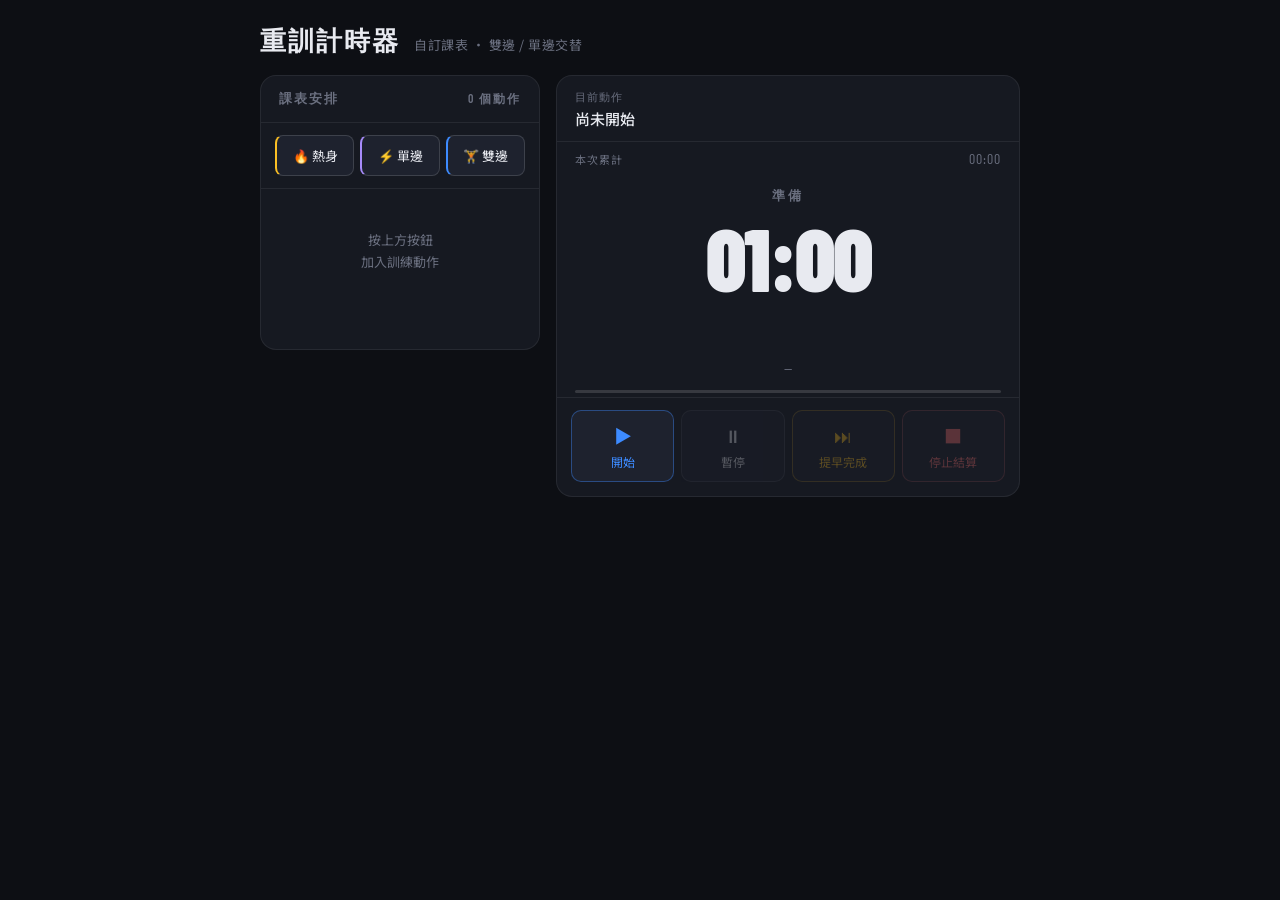
<file: workout_timer＿ver2.html>
<!DOCTYPE html>
<html lang="zh-TW">
<head>
<meta charset="UTF-8">
<meta name="viewport" content="width=device-width, initial-scale=1.0">
<title>重訓計時器</title>
<link rel="preconnect" href="https://fonts.googleapis.com">
<link href="https://fonts.googleapis.com/css2?family=Barlow+Condensed:wght@300;400;600;700;900&family=Noto+Sans+TC:wght@300;400;500;700&display=swap" rel="stylesheet">
<style>
  *, *::before, *::after { box-sizing: border-box; margin: 0; padding: 0; }

  :root {
    --bg: #0d0f14;
    --surface: #161921;
    --surface2: #1e222e;
    --border: rgba(255,255,255,0.07);
    --border2: rgba(255,255,255,0.14);
    --text: #e8eaf0;
    --muted: #6b7080;
    --work: #3d8bff;
    --rest: #ff6b35;
    --accent: #a78bfa;
    --danger: #f87171;
    --success: #4ade80;
    --warn: #fbbf24;
  }

  body {
    font-family: 'Noto Sans TC', sans-serif;
    background: var(--bg);
    color: var(--text);
    min-height: 100vh;
    display: flex;
    flex-direction: column;
    align-items: center;
  }

  /* ─── HEADER ─── */
  .app-header {
    width: 100%;
    max-width: 800px;
    padding: 24px 20px 0;
    display: flex;
    align-items: baseline;
    gap: 14px;
  }

  .app-title {
    font-family: 'Barlow Condensed', sans-serif;
    font-size: 26px;
    font-weight: 700;
    letter-spacing: 2px;
    text-transform: uppercase;
    color: var(--text);
  }

  .app-sub {
    font-size: 13px;
    color: var(--muted);
    letter-spacing: 0.5px;
  }

  /* ─── TAB BAR（手機顯示，桌面隱藏）─── */
  .tab-bar {
    width: 100%;
    max-width: 800px;
    padding: 14px 20px 0;
    display: flex;
    gap: 0;
  }

  .tab-btn {
    flex: 1;
    padding: 10px;
    background: var(--surface);
    border: 0.5px solid var(--border);
    color: var(--muted);
    font-family: 'Noto Sans TC', sans-serif;
    font-size: 14px;
    cursor: pointer;
    transition: all 0.2s;
  }

  .tab-btn:first-child { border-radius: 10px 0 0 10px; }
  .tab-btn:last-child  { border-radius: 0 10px 10px 0; }

  .tab-btn.active {
    background: var(--surface2);
    color: var(--text);
    border-color: var(--border2);
  }

  /* ─── LAYOUT ─── */
  .layout {
    width: 100%;
    max-width: 800px;
    padding: 16px 20px 40px;
    display: grid;
    gap: 16px;
  }

  /* 手機：單欄，tab page 切換顯示 */
  .tab-page { display: none; width: 100%; }
  .tab-page.active { display: flex; flex-direction: column; gap: 12px; }

  /* 桌面（620px+）：兩欄並排，tab bar 和跳轉按鈕隱藏 */
  @media (min-width: 620px) {
    .tab-bar { display: none; }
    .layout { grid-template-columns: 280px 1fr; }
    .tab-page { display: flex !important; flex-direction: column; }
    .go-btn { display: none !important; }
  }

  /* ─── 跳轉按鈕（手機專用）─── */
  .go-btn {
    width: 100%;
    padding: 14px;
    border-radius: 12px;
    border: 0.5px solid rgba(61,139,255,0.35);
    background: rgba(61,139,255,0.08);
    color: var(--work);
    font-family: 'Noto Sans TC', sans-serif;
    font-size: 15px;
    font-weight: 500;
    cursor: pointer;
    transition: all 0.15s;
    letter-spacing: 0.5px;
  }

  .go-btn:hover { background: rgba(61,139,255,0.14); }
  .go-btn:active { transform: scale(0.98); }

  /* ─── LEFT PANEL: ROUTINE BUILDER ─── */
  .panel {
    background: var(--surface);
    border: 0.5px solid var(--border);
    border-radius: 16px;
    overflow: hidden;
  }

  .panel-head {
    padding: 14px 18px;
    border-bottom: 0.5px solid var(--border);
    font-family: 'Barlow Condensed', sans-serif;
    font-size: 13px;
    font-weight: 600;
    letter-spacing: 2px;
    text-transform: uppercase;
    color: var(--muted);
    display: flex;
    align-items: center;
    justify-content: space-between;
  }

  .add-btns {
    display: flex;
    gap: 6px;
    padding: 12px 14px;
    border-bottom: 0.5px solid var(--border);
  }

  .add-btn {
    flex: 1;
    padding: 10px 6px;
    border-radius: 8px;
    border: 0.5px solid var(--border2);
    background: var(--surface2);
    color: var(--text);
    font-family: 'Noto Sans TC', sans-serif;
    font-size: 13px;
    cursor: pointer;
    transition: all 0.15s;
    text-align: center;
  }

  .add-btn:hover { background: rgba(255,255,255,0.07); border-color: rgba(255,255,255,0.2); }
  .add-btn.bilateral  { border-left: 2px solid var(--work); }
  .add-btn.unilateral { border-left: 2px solid var(--accent); }
  .add-btn.warmup     { border-left: 2px solid var(--warn); }

  .routine-list {
    min-height: 160px;
    max-height: 320px;
    overflow-y: auto;
    padding: 8px;
  }

  .routine-list::-webkit-scrollbar { width: 4px; }
  .routine-list::-webkit-scrollbar-track { background: transparent; }
  .routine-list::-webkit-scrollbar-thumb { background: var(--border2); border-radius: 2px; }

  .routine-item {
    display: flex;
    align-items: center;
    gap: 8px;
    padding: 10px 10px;
    border-radius: 10px;
    margin-bottom: 4px;
    border: 0.5px solid transparent;
    transition: all 0.15s;
    position: relative;
  }

  .routine-item:hover { background: var(--surface2); border-color: var(--border); }
  .routine-item.active { background: var(--surface2); border-color: var(--border2); }
  .routine-item.done { opacity: 0.35; }

  .item-dot {
    width: 8px; height: 8px;
    border-radius: 50%;
    flex-shrink: 0;
  }

  .item-dot.bilateral  { background: var(--work); }
  .item-dot.unilateral { background: var(--accent); }
  .item-dot.warmup     { background: var(--warn); }

  .item-label { flex: 1; font-size: 13px; line-height: 1.4; }
  .item-name  { color: var(--text); font-weight: 500; }
  .item-meta  { color: var(--muted); font-size: 11px; }

  .item-del {
    width: 24px; height: 24px;
    border-radius: 4px;
    border: none;
    background: transparent;
    color: var(--muted);
    font-size: 15px;
    cursor: pointer;
    display: flex; align-items: center; justify-content: center;
    flex-shrink: 0;
  }

  /* 桌面：hover 才顯示刪除；手機：常駐顯示 */
  @media (min-width: 620px) {
    .item-del { opacity: 0; transition: opacity 0.15s; }
    .routine-item:hover .item-del { opacity: 1; }
  }

  .item-del:hover { color: var(--danger); }

  .routine-empty {
    text-align: center;
    padding: 32px 16px;
    color: var(--muted);
    font-size: 13px;
    line-height: 1.7;
  }

  /* ─── TIMER PANEL ─── */
  .timer-panel {
    background: var(--surface);
    border: 0.5px solid var(--border);
    border-radius: 16px;
    display: flex;
    flex-direction: column;
    overflow: hidden;
    position: relative;
  }

  .timer-info {
    padding: 14px 18px 12px;
    border-bottom: 0.5px solid var(--border);
    display: flex;
    align-items: center;
    justify-content: space-between;
  }

  .current-label {
    font-size: 11px;
    color: var(--muted);
    letter-spacing: 1px;
    text-transform: uppercase;
    font-family: 'Barlow Condensed', sans-serif;
  }

  .current-name {
    font-size: 15px;
    font-weight: 500;
    color: var(--text);
    margin-top: 3px;
  }

  .progress-dots { display: flex; gap: 5px; align-items: center; flex-wrap: wrap; justify-content: flex-end; max-width: 120px; }

  .prog-dot {
    width: 7px; height: 7px;
    border-radius: 50%;
    background: var(--border2);
    transition: background 0.3s;
  }

  .prog-dot.done   { background: var(--success); }
  .prog-dot.active { background: var(--work); }

  /* ─── CLOCK FACE ─── */
  .clock-area {
    flex: 1;
    display: flex;
    flex-direction: column;
    align-items: center;
    justify-content: center;
    padding: 20px 20px 14px;
  }

  .phase-badge {
    font-family: 'Barlow Condensed', sans-serif;
    font-size: 13px;
    font-weight: 600;
    letter-spacing: 3px;
    text-transform: uppercase;
    color: var(--muted);
    margin-bottom: 8px;
    height: 18px;
    transition: color 0.3s;
  }

  .phase-badge.work { color: var(--work); }
  .phase-badge.rest { color: var(--rest); }

  .big-time {
    font-family: 'Barlow Condensed', sans-serif;
    font-size: 88px;
    font-weight: 900;
    letter-spacing: -2px;
    line-height: 1;
    color: var(--text);
    transition: color 0.3s;
    min-width: 200px;
    text-align: center;
  }

  .big-time.work      { color: var(--work); }
  .big-time.rest      { color: var(--rest); }
  .big-time.countdown { color: var(--warn); }

  .sets-row {
    display: flex;
    gap: 8px;
    margin-top: 14px;
    align-items: center;
    flex-wrap: wrap;
    justify-content: center;
    max-width: 300px;
  }

  .set-pip {
    width: 22px; height: 6px;
    border-radius: 3px;
    background: var(--border2);
    transition: background 0.3s;
  }

  .set-pip.done        { background: var(--success); }
  .set-pip.active      { background: var(--work); }
  .set-pip.rest-active { background: var(--rest); }

  .sets-text {
    font-family: 'Barlow Condensed', sans-serif;
    font-size: 14px;
    letter-spacing: 1px;
    color: var(--muted);
    margin-top: 8px;
    text-align: center;
  }

  .side-badge {
    display: inline-block;
    padding: 4px 16px;
    border-radius: 20px;
    font-size: 13px;
    font-weight: 600;
    letter-spacing: 1.5px;
    text-transform: uppercase;
    font-family: 'Barlow Condensed', sans-serif;
    margin-top: 10px;
    background: rgba(167,139,250,0.15);
    color: var(--accent);
    border: 0.5px solid rgba(167,139,250,0.3);
    min-height: 26px;
  }

  /* ─── PROGRESS BAR ─── */
  .progress-bar-wrap { padding: 0 18px; margin-bottom: 4px; }

  .progress-bar-bg {
    height: 3px;
    background: var(--border2);
    border-radius: 2px;
    overflow: hidden;
  }

  .progress-bar-fill {
    height: 100%;
    border-radius: 2px;
    background: var(--work);
    width: 0%;
    transition: width 1s linear, background 0.3s;
  }

  .progress-bar-fill.rest { background: var(--rest); }

  /* ─── ELAPSED ─── */
  .elapsed-bar {
    padding: 8px 18px 0;
    display: flex;
    justify-content: space-between;
    align-items: center;
  }

  .elapsed-lbl { font-size: 11px; color: var(--muted); letter-spacing: 1px; }
  .elapsed-val { font-family: 'Barlow Condensed', sans-serif; font-size: 14px; color: var(--muted); letter-spacing: 1px; }

  /* ─── CONTROLS ─── */
  .controls {
    padding: 12px 14px 14px;
    display: grid;
    grid-template-columns: 1fr 1fr 1fr 1fr;
    gap: 7px;
    border-top: 0.5px solid var(--border);
  }

  .ctrl-btn {
    padding: 11px 4px;
    border-radius: 10px;
    border: 0.5px solid var(--border2);
    background: var(--surface2);
    color: var(--text);
    font-family: 'Noto Sans TC', sans-serif;
    font-size: 12px;
    cursor: pointer;
    transition: all 0.15s;
    display: flex;
    flex-direction: column;
    align-items: center;
    gap: 5px;
  }

  .ctrl-btn .icon { font-size: 18px; }
  .ctrl-btn:hover { background: rgba(255,255,255,0.07); border-color: rgba(255,255,255,0.2); }
  .ctrl-btn:active { transform: scale(0.97); }
  .ctrl-btn:disabled { opacity: 0.3; cursor: not-allowed; }

  .ctrl-btn.start  { border-color: rgba(61,139,255,0.4);  color: var(--work); }
  .ctrl-btn.start:hover  { background: rgba(61,139,255,0.12); }
  .ctrl-btn.early  { border-color: rgba(251,191,36,0.4);  color: var(--warn); }
  .ctrl-btn.early:hover  { background: rgba(251,191,36,0.12); }
  .ctrl-btn.danger { border-color: rgba(248,113,113,0.4); color: var(--danger); }
  .ctrl-btn.danger:hover { background: rgba(248,113,113,0.12); }

  /* ─── SUMMARY OVERLAY ─── */
  .summary-overlay {
    display: none;
    position: absolute;
    inset: 0;
    background: var(--surface);
    border-radius: 16px;
    flex-direction: column;
    align-items: center;
    justify-content: center;
    padding: 24px;
    z-index: 10;
    overflow-y: auto;
  }

  .summary-overlay.show { display: flex; }

  .summary-title {
    font-family: 'Barlow Condensed', sans-serif;
    font-size: 22px;
    font-weight: 700;
    letter-spacing: 3px;
    text-transform: uppercase;
    color: var(--success);
    margin-bottom: 18px;
  }

  .summary-grid {
    display: grid;
    grid-template-columns: 1fr 1fr;
    gap: 10px;
    width: 100%;
    margin-bottom: 18px;
  }

  .summary-card {
    background: var(--surface2);
    border: 0.5px solid var(--border);
    border-radius: 12px;
    padding: 14px;
    text-align: center;
  }

  .summary-val {
    font-family: 'Barlow Condensed', sans-serif;
    font-size: 30px;
    font-weight: 700;
    color: var(--text);
  }

  .summary-lbl {
    font-size: 11px;
    color: var(--muted);
    margin-top: 4px;
    letter-spacing: 1px;
    text-transform: uppercase;
  }

  .summary-log {
    width: 100%;
    max-height: 120px;
    overflow-y: auto;
    font-size: 12px;
    color: var(--muted);
    line-height: 1.8;
    text-align: left;
    padding: 0 4px;
  }

  .restart-btn {
    margin-top: 18px;
    padding: 11px 32px;
    border-radius: 10px;
    border: 0.5px solid var(--border2);
    background: var(--surface2);
    color: var(--text);
    font-family: 'Noto Sans TC', sans-serif;
    font-size: 14px;
    cursor: pointer;
    transition: all 0.15s;
  }

  .restart-btn:hover { background: rgba(255,255,255,0.07); }
</style>
</head>
<body>

<header class="app-header">
  <div class="app-title">重訓計時器</div>
  <div class="app-sub">自訂課表 · 雙邊 / 單邊交替</div>
</header>

<!-- TAB BAR（手機顯示） -->
<div class="tab-bar">
  <button class="tab-btn active" id="tab-routine" onclick="switchTab('routine')">📋 課表安排</button>
  <button class="tab-btn" id="tab-timer" onclick="switchTab('timer')">⏱ 計時器</button>
</div>

<div class="layout">

  <!-- PAGE 1: ROUTINE BUILDER -->
  <div id="page-routine" class="tab-page active">
    <div class="panel">
      <div class="panel-head">
        <span>課表安排</span>
        <span id="routine-count" style="color:var(--muted);font-size:12px">0 個動作</span>
      </div>
      <div class="add-btns">
        <button class="add-btn warmup"     onclick="addItem('warmup')">🔥 熱身</button>
        <button class="add-btn unilateral" onclick="addItem('unilateral')">⚡ 單邊</button>
        <button class="add-btn bilateral"  onclick="addItem('bilateral')">🏋️ 雙邊</button>
      </div>
      <div class="routine-list" id="routine-list">
        <div class="routine-empty">按上方按鈕<br>加入訓練動作</div>
      </div>
    </div>
    <!-- 手機專用跳轉按鈕 -->
    <button class="go-btn" onclick="goToTimer()">前往計時器 →</button>
  </div>

  <!-- PAGE 2: TIMER -->
  <div id="page-timer" class="tab-page">
    <div class="timer-panel" id="timer-panel">

      <!-- SUMMARY OVERLAY -->
      <div class="summary-overlay" id="summary">
        <div class="summary-title" id="summary-title">訓練結算</div>
        <div class="summary-grid">
          <div class="summary-card">
            <div class="summary-val" id="sum-active">0:00</div>
            <div class="summary-lbl">實際訓練</div>
          </div>
          <div class="summary-card">
            <div class="summary-val" id="sum-rest">0:00</div>
            <div class="summary-lbl">總休息</div>
          </div>
          <div class="summary-card">
            <div class="summary-val" id="sum-sets">0</div>
            <div class="summary-lbl">完成組數</div>
          </div>
          <div class="summary-card">
            <div class="summary-val" id="sum-actions">0</div>
            <div class="summary-lbl">完成動作</div>
          </div>
        </div>
        <div class="summary-log" id="summary-log"></div>
        <button class="restart-btn" onclick="resetAll()">重新開始</button>
      </div>

      <!-- CURRENT ACTION INFO -->
      <div class="timer-info">
        <div>
          <div class="current-label">目前動作</div>
          <div class="current-name" id="current-name">尚未開始</div>
        </div>
        <div class="progress-dots" id="progress-dots"></div>
      </div>

      <!-- ELAPSED -->
      <div class="elapsed-bar">
        <span class="elapsed-lbl">本次累計</span>
        <span class="elapsed-val" id="elapsed-display">00:00</span>
      </div>

      <!-- CLOCK -->
      <div class="clock-area">
        <div class="phase-badge" id="phase-badge">準備</div>
        <div class="big-time" id="big-time">01:00</div>
        <div class="side-badge" id="side-badge" style="opacity:0">—</div>
        <div class="sets-row" id="sets-pips"></div>
        <div class="sets-text" id="sets-text">—</div>
      </div>

      <!-- PROGRESS BAR -->
      <div class="progress-bar-wrap">
        <div class="progress-bar-bg">
          <div class="progress-bar-fill" id="prog-fill"></div>
        </div>
      </div>

      <!-- CONTROLS -->
      <div class="controls">
        <button class="ctrl-btn start" id="btn-start" onclick="handleStart()">
          <span class="icon">▶</span><span>開始</span>
        </button>
        <button class="ctrl-btn" id="btn-pause" onclick="handlePause()" disabled>
          <span class="icon">⏸</span><span>暫停</span>
        </button>
        <button class="ctrl-btn early" id="btn-early" onclick="handleEarly()" disabled>
          <span class="icon">⏭</span><span>提早完成</span>
        </button>
        <button class="ctrl-btn danger" id="btn-stop" onclick="handleStop()" disabled>
          <span class="icon">■</span><span>停止結算</span>
        </button>
      </div>

    </div>
  </div>

</div>

<script>
// ─── TAB 切換 ────────────────────────────────────────────
function switchTab(name) {
  document.querySelectorAll('.tab-page').forEach(p => p.classList.remove('active'));
  document.querySelectorAll('.tab-btn').forEach(b => b.classList.remove('active'));
  document.getElementById('page-' + name).classList.add('active');
  document.getElementById('tab-' + name).classList.add('active');
}

function goToTimer() {
  if (!routine.length) { alert('請先加入至少一個訓練動作'); return; }
  switchTab('timer');
}

// ─── DATA ───────────────────────────────────────────────
// 單邊訓練：sets 改為 8（左右各為一次，共 8 次循環 = 左4右4）
const MODES = {
  warmup:     { label:'熱身組',   work:60, rest:15, sets:2,  fixedSets:true },
  unilateral: { label:'單邊訓練', work:60, rest:30, sets:8,  fixedSets:false },
  bilateral:  { label:'雙邊訓練', work:60, rest:45, sets:4,  fixedSets:false }
};

let routine = [];
let actionIdx = 0;
let setIdx = 0;
let phase = 'IDLE';
let remaining = 0;
let phaseTotal = 0;
let timerId = null;
let elapsedTimer = null;
let totalElapsed = 0;
let totalActive = 0;
let totalRest = 0;
let completedSets = 0;
let completedActions = 0;
let currentSide = 'L';
let sessionLog = [];
let isRunning = false;
let isPaused = false;

// ─── AUDIO ──────────────────────────────────────────────
let audioCtx = null;

function getAudio() {
  if (!audioCtx) audioCtx = new (window.AudioContext || window.webkitAudioContext)();
  if (audioCtx.state === 'suspended') audioCtx.resume();
  return audioCtx;
}

function playTone(freq, dur, type='sine', vol=0.12) {
  const ctx = getAudio();
  const osc = ctx.createOscillator();
  const gain = ctx.createGain();
  osc.type = type;
  osc.frequency.setValueAtTime(freq, ctx.currentTime);
  gain.gain.setValueAtTime(vol, ctx.currentTime);
  gain.gain.exponentialRampToValueAtTime(0.001, ctx.currentTime + dur/1000);
  osc.connect(gain); gain.connect(ctx.destination);
  osc.start(); osc.stop(ctx.currentTime + dur/1000);
}

function playBeep()   { playTone(660, 120); }
function playTimeUp() { playTone(880, 400, 'sine', 0.15); setTimeout(()=>playTone(880,400,'sine',0.12),420); }
function playFinish() { [523,659,784].forEach((f,i)=>setTimeout(()=>playTone(f,300,'sine',0.13),i*180)); }

// ─── ROUTINE BUILDER ────────────────────────────────────
let itemCounter = 0;

function addItem(type) {
  const m = MODES[type];
  routine.push({ id:++itemCounter, type, label:m.label, work:m.work, rest:m.rest, sets:m.sets, fixedSets:m.fixedSets });
  renderList();
}

function removeItem(id) {
  routine = routine.filter(r => r.id !== id);
  renderList();
}

function renderList() {
  const el = document.getElementById('routine-list');
  document.getElementById('routine-count').textContent = routine.length + ' 個動作';
  if (!routine.length) {
    el.innerHTML = '<div class="routine-empty">按上方按鈕<br>加入訓練動作</div>';
    return;
  }
  el.innerHTML = routine.map((item, i) => `
    <div class="routine-item ${i===actionIdx&&isRunning?'active':''} ${i<actionIdx&&isRunning?'done':''}">
      <div class="item-dot ${item.type}"></div>
      <div class="item-label">
        <div class="item-name">${item.label}</div>
        <div class="item-meta">${fmtSec(item.work)} · 休${fmtSec(item.rest)} · ${item.sets}組</div>
      </div>
      <button class="item-del" onclick="removeItem(${item.id})">✕</button>
    </div>
  `).join('');
  renderProgressDots();
}

function renderProgressDots() {
  const el = document.getElementById('progress-dots');
  if (!routine.length) { el.innerHTML = ''; return; }
  const max = Math.min(routine.length, 10);
  el.innerHTML = Array.from({length:max}, (_,i) => {
    let cls = i < actionIdx ? 'done' : (i===actionIdx&&isRunning ? 'active' : '');
    return `<div class="prog-dot ${cls}"></div>`;
  }).join('');
}

// ─── TIMER LOGIC ────────────────────────────────────────
function getCurrentAction() { return routine[actionIdx]; }

function startPhase(p) {
  const action = getCurrentAction();
  if (!action) return;
  phase = p;
  phaseTotal = p === 'WORK' ? action.work : action.rest;
  remaining = phaseTotal;
  updateUI();
  clearInterval(timerId);
  timerId = setInterval(tick, 1000);
}

function tick() {
  remaining--;
  if (phase === 'WORK') totalActive++;
  else totalRest++;
  updateUI();
  if (phase === 'REST' && remaining <= 3 && remaining > 0) playBeep();
  if (remaining <= 0) { clearInterval(timerId); timerId = null; onPhaseEnd(); }
}

function onPhaseEnd() {
  const action = getCurrentAction();
  if (phase === 'WORK') {
    playTimeUp();
    phase = 'REST';
    phaseTotal = action.rest;
    remaining = action.rest;
    updateUI();
    timerId = setInterval(tick, 1000);
  } else {
    completedSets++;
    setIdx++;
    if (setIdx < action.sets) {
      if (action.type === 'unilateral') currentSide = currentSide === 'L' ? 'R' : 'L';
      startPhase('WORK');
      playTimeUp();
    } else {
      completedActions++;
      sessionLog.push(`✓ ${action.label} — ${action.sets}組完成`);
      actionIdx++;
      setIdx = 0;
      currentSide = 'L';
      renderList();
      if (actionIdx < routine.length) {
        playTimeUp();
        startPhase('WORK');
      } else {
        playFinish();
        phase = 'IDLE';
        isRunning = false;
        clearInterval(elapsedTimer);
        showSummary(true);
      }
    }
  }
}

// ─── CONTROLS ───────────────────────────────────────────
function handleStart() {
  if (!routine.length) { alert('請先在課表安排頁加入訓練動作'); return; }
  getAudio();

  if (isPaused) {
    isPaused = false; isRunning = true;
    timerId = setInterval(tick, 1000);
    elapsedTimer = setInterval(()=>{ totalElapsed++; updateElapsed(); }, 1000);
    updateBtns(); return;
  }

  if (!isRunning) {
    isRunning = true;
    actionIdx = 0; setIdx = 0; currentSide = 'L';
    completedSets = 0; completedActions = 0;
    totalActive = 0; totalRest = 0; totalElapsed = 0;
    sessionLog = [];
    elapsedTimer = setInterval(()=>{ totalElapsed++; updateElapsed(); }, 1000);
    startPhase('WORK');
    updateBtns();
    renderList();
  }
}

function handlePause() {
  if (!isRunning) return;
  isPaused = true; isRunning = false;
  clearInterval(timerId); timerId = null;
  clearInterval(elapsedTimer); elapsedTimer = null;
  phase = 'PAUSED';
  updateUI(); updateBtns();
}

function handleEarly() {
  if (!isRunning) return;
  clearInterval(timerId); timerId = null;
  remaining = 0;
  onPhaseEnd();
}

function handleStop() {
  clearInterval(timerId); timerId = null;
  clearInterval(elapsedTimer); elapsedTimer = null;
  isRunning = false; isPaused = false;
  phase = 'IDLE';
  showSummary(false);
}

function resetAll() {
  clearInterval(timerId); timerId = null;
  clearInterval(elapsedTimer); elapsedTimer = null;
  isRunning = false; isPaused = false; phase = 'IDLE';
  actionIdx = 0; setIdx = 0; remaining = 0; phaseTotal = 0;
  totalElapsed = 0; totalActive = 0; totalRest = 0;
  completedSets = 0; completedActions = 0;
  sessionLog = []; currentSide = 'L';
  document.getElementById('summary').classList.remove('show');
  updateUI(); updateBtns(); updateElapsed(); renderList();
}

// ─── UI UPDATERS ────────────────────────────────────────
function updateUI() {
  const bt       = document.getElementById('big-time');
  const pb       = document.getElementById('phase-badge');
  const fill     = document.getElementById('prog-fill');
  const sideBadge= document.getElementById('side-badge');
  const setsText = document.getElementById('sets-text');
  const curName  = document.getElementById('current-name');
  const pips     = document.getElementById('sets-pips');
  const action   = getCurrentAction();

  bt.textContent = fmtTime(remaining);
  bt.className = 'big-time';
  pb.className = 'phase-badge';

  if (phase === 'WORK') {
    bt.classList.add(remaining <= 3 && remaining > 0 ? 'countdown' : 'work');
    pb.textContent = '訓練中'; pb.classList.add('work');
    fill.className = 'progress-bar-fill';
  } else if (phase === 'REST') {
    bt.classList.add(remaining <= 3 && remaining > 0 ? 'countdown' : 'rest');
    pb.textContent = '休息中'; pb.classList.add('rest');
    fill.className = 'progress-bar-fill rest';
  } else if (phase === 'PAUSED') {
    pb.textContent = '暫停中';
  } else {
    pb.textContent = '準備';
    bt.textContent = action ? fmtTime(action.work) : '01:00';
  }

  const pct = phaseTotal > 0 ? Math.round((1 - remaining/phaseTotal)*100) : 0;
  fill.style.width = pct + '%';

  curName.textContent = action ? action.label : (isRunning ? '全部完成！' : '尚未開始');

  if (action && action.type === 'unilateral' && isRunning) {
    sideBadge.style.opacity = '1';
    sideBadge.textContent = currentSide === 'L' ? '左側' : '右側';
  } else {
    sideBadge.style.opacity = '0';
  }

  if (action) {
    pips.innerHTML = Array.from({length:action.sets}, (_,i) => {
      let cls = i < setIdx ? 'done' : (i===setIdx ? (phase==='REST'?'rest-active':'active') : '');
      return `<div class="set-pip ${cls}"></div>`;
    }).join('');
    setsText.textContent = `第 ${setIdx+1} / ${action.sets} 組`;
  } else {
    pips.innerHTML = ''; setsText.textContent = '—';
  }

  renderProgressDots();
}

function updateBtns() {
  const a = isRunning, p = isPaused;
  document.getElementById('btn-start').disabled  = a && !p;
  document.getElementById('btn-pause').disabled  = !a;
  document.getElementById('btn-early').disabled  = !a;
  document.getElementById('btn-stop').disabled   = !a && !p;
  document.getElementById('btn-start').children[1].textContent = p ? '繼續' : '開始';
  document.getElementById('btn-start').children[0].textContent = '▶';
}

function updateElapsed() {
  document.getElementById('elapsed-display').textContent = fmtTime(totalElapsed);
}

function showSummary(complete) {
  document.getElementById('summary-title').textContent = complete ? '🎉 訓練完成！' : '訓練結算';
  document.getElementById('sum-active').textContent  = fmtTime(totalActive);
  document.getElementById('sum-rest').textContent    = fmtTime(totalRest);
  document.getElementById('sum-sets').textContent    = completedSets;
  document.getElementById('sum-actions').textContent = completedActions;
  const log = document.getElementById('summary-log');
  log.innerHTML = sessionLog.length ? sessionLog.map(l=>`<div>${l}</div>`).join('') : '<div>尚無完成紀錄</div>';
  document.getElementById('summary').classList.add('show');
}

// ─── HELPERS ────────────────────────────────────────────
function fmtTime(s) {
  const m = Math.floor(Math.abs(s)/60), sec = Math.abs(s)%60;
  return (m<10?'0'+m:m)+':'+(sec<10?'0'+sec:sec);
}

function fmtSec(s) {
  return s >= 60 ? Math.floor(s/60)+'分'+(s%60?s%60+'秒':'') : s+'秒';
}

// ─── INIT ───────────────────────────────────────────────
updateUI();
updateBtns();
</script>
</body>
</html>
</file>
<file: styles.css>
/* ═══════════════════════════════════════════════
   styles.css — Gym Timer 全部視覺樣式
   修改這裡：顏色、字型、排版、動畫
   ═══════════════════════════════════════════════ */

*, *::before, *::after { box-sizing: border-box; margin: 0; padding: 0; }

/* ─── 全域顏色變數 ─────────────────────────────
   想改顏色就只需要改這裡，整個 app 都會跟著變 */
:root {
  --bg:       #0d0f14;
  --surface:  #1c2030;
  --surface2: #252a3a;
  --border:   rgba(255,255,255,0.09);
  --border2:  rgba(255,255,255,0.18);
  --text:     #e8eaf0;
  --muted:    #6b7080;
  --work:     #3d8bff;   /* 訓練中：藍色 */
  --rest:     #ff6b35;   /* 休息中：橘色 */
  --trans:    #22c55e;   /* 換動作：綠色 */
  --accent:   #a78bfa;   /* 單邊動作：紫色 */
  --danger:   #f87171;   /* 危險/刪除：紅色 */
  --success:  #4ade80;   /* 成功/完成：亮綠 */
  --warn:     #fbbf24;   /* 警示/倒數：黃色 */
}

/* ─── 基本版面 ──────────────────────────────── */
body {
  font-family: 'Noto Sans TC', sans-serif;
  background: var(--bg);
  color: var(--text);
  min-height: 100vh;
  display: flex;
  flex-direction: column;
  align-items: center;
  transition: background 0.8s ease;
}

/* ─── 頁首 ──────────────────────────────────── */
.app-header {
  width: 100%; max-width: 800px;
  padding: 24px 20px 0;
  display: flex; align-items: baseline; gap: 14px;
}
.app-title {
  font-family: 'Barlow Condensed', sans-serif;
  font-size: 26px; font-weight: 700;
  letter-spacing: 2px; text-transform: uppercase;
  color: var(--text);
}
.app-sub { font-size: 13px; color: var(--muted); letter-spacing: 0.5px; }

/* ─── 分頁列（手機版）───────────────────────── */
.tab-bar {
  width: 100%; max-width: 600px;
  padding: 14px 20px 0;
  display: flex; gap: 0;
}
.tab-btn {
  flex: 1; padding: 12px; /* 稍微加大提升點擊感 */
  background: var(--surface);
  border: 0.5px solid var(--border);
  color: var(--muted);
  font-family: 'Noto Sans TC', sans-serif;
  font-size: 14px; cursor: pointer; transition: all 0.2s;
}
.tab-btn:first-child { border-radius: 10px 0 0 10px; }
.tab-btn:last-child  { border-radius: 0 10px 10px 0; }
.tab-btn.active { background: var(--surface2); color: var(--text); border-color: var(--border2); }

/* ─── 雙欄版面 ──────────────────────────────── */
.layout {
  width: 100%; max-width: 600px;
  padding: 16px 20px 40px;
  display: grid; gap: 16px;
}
.tab-page { display: none; width: 100%; }
.tab-page.active { display: flex; flex-direction: column; gap: 12px; }

/* 電腦版：左右並排；手機版：上下分頁 */
@media (min-width: 620px) {
  .tab-bar { display: none; }
  .layout { grid-template-columns: 300px 1fr; }
  .tab-page { display: flex !important; flex-direction: column; }
  .go-btn { display: none !important; }
}

/* ─── 跳轉按鈕（手機版底部）────────────────── */
.go-btn {
  width: 100%; padding: 14px; border-radius: 12px;
  border: 0.5px solid rgba(61,139,255,0.35);
  background: rgba(61,139,255,0.08);
  color: var(--work);
  font-family: 'Noto Sans TC', sans-serif;
  font-size: 15px; font-weight: 500;
  cursor: pointer; transition: all 0.15s; letter-spacing: 0.5px;
}
.go-btn:hover  { background: rgba(61,139,255,0.14); }
.go-btn:active { transform: scale(0.98); }

/* ═══════════════════════════════════════════════
   課表面板 (Routine Panel)
   ═══════════════════════════════════════════════ */
.panel {
  background: var(--surface);
  border: 0.5px solid var(--border);
  border-radius: 16px; overflow: hidden;
}
.panel-head {
  padding: 16px 12px; /* 加大間距，視覺更寬敞 */
  border-bottom: 0.5px solid var(--border);
  font-family: 'Barlow Condensed', sans-serif;
  font-size: 12px; 
  font-weight: 600;
  letter-spacing: 2px; text-transform: uppercase;
  color: var(--muted);
  display: flex; align-items: center; justify-content: space-between;
  flex-wrap: wrap; gap: 8px; /* 支援新加入的預估時間標籤自動換行防擠壓 */
}

/* 新增：預估總訓練時間標籤樣式 */
.estimated-time-tag {
  font-size: 13px;
  color: var(--warn);
  background: rgba(251, 191, 36, 0.1);
  padding: 4px 10px;
  border-radius: 6px;
  border: 0.5px solid rgba(251, 191, 36, 0.2);
  font-family: 'Barlow Condensed', 'Noto Sans TC', sans-serif;
}

/* 新增動作按鈕列 */
.add-btns {
  display: flex;
  gap: 6px; /* 縮小間距，原本 8px */
  padding: 10px; /* 縮減上下空間 */
  border-bottom: 0.5px solid var(--border);
}

.add-btn {
  flex: 1;
  padding: 8px 4px; /* 減小按鈕高度與左右內距 */
  border-radius: 6px; /* 配合變小的按鈕，圓角稍微縮小 */
  border: 0.5px solid var(--border2);
  background: var(--surface2);
  color: var(--text);
  font-family: 'Noto Sans TC', sans-serif;
  font-size: 13px; /* 字體縮小，原本 14px */
  cursor: pointer;
  transition: all 0.15s;
  text-align: center;
  /* 防止文字太長被擠壓到換行 */
  white-space: nowrap; 
}

/* 課表清單滾動區 */
.routine-list {
  min-height: 120px; max-height: 380px;
  overflow-y: auto; padding: 6px;
}
.routine-list::-webkit-scrollbar { width: 4px; }
.routine-list::-webkit-scrollbar-track { background: transparent; }
.routine-list::-webkit-scrollbar-thumb { background: var(--border2); border-radius: 2px; }

/* 每一個課表動作項目 */
.routine-item {
  display: flex;
  align-items: flex-start;
  gap: 8px; /* 縮減上下排的間距 */
  padding: 12px 10px; /* 縮減左右內距，讓出更多空間給輸入框 */
  border-radius: 10px;
  margin-bottom: 8px;
  border: 0.5px solid transparent;
  transition: all 0.15s;
  flex-direction: column; 
  width: 100%;
  box-sizing: border-box; /* 絕對確保 padding 不會撐破 100% 寬度 */
  overflow: hidden;
}

.item-label {
  flex: 1;
  font-size: 14px; /* 縮小動作名稱字體，原本 15px */
  line-height: 1.4;
  /* 防止文字過長把版面撐破，變成省略號 */
  white-space: nowrap;
  overflow: hidden;
  text-overflow: ellipsis;
}

.item-meta {
  color: var(--muted);
  font-size: 11px; /* 縮小次要資訊字體，原本 12px */
}

/* 項目上排：色點 + 名稱 + 刪除 */
.item-top {
  display: flex; align-items: center; gap: 8px; width: 100%;
}

.item-dot { width: 8px; height: 8px; border-radius: 50%; flex-shrink: 0; }
.item-dot.bilateral  { background: var(--work); }
.item-dot.unilateral { background: var(--accent); }
.item-dot.warmup     { background: var(--warn); }

.item-label { flex: 1; font-size: 15px; line-height: 1.4; } /* 放大名稱字體 */
.item-name  { color: var(--text); font-weight: 500; }
.item-meta  { color: var(--muted); font-size: 12px; } /* 放大次要資訊字體 */

.item-del {
  width: 32px; height: 32px; border-radius: 6px; /* 放大點擊面積 */
  border: none; background: transparent;
  color: var(--muted); font-size: 18px; cursor: pointer;
  display: flex; align-items: center; justify-content: center; flex-shrink: 0;
}
@media (min-width: 620px) {
  .item-del { opacity: 0; transition: opacity 0.15s; }
  .routine-item:hover .item-del { opacity: 1; }
}
.item-del:hover { color: var(--danger); }

/* ─── 動作備註欄 ──────────────────────────────  */
.item-inputs {
  display: flex;
  gap: 6px; /* 縮小輸入框之間的間距 */
  width: 100%; 
  padding-left: 0; 
  box-sizing: border-box;
}

.item-input {
  flex: 1; /* 讓輸入框彈性伸縮 */
  min-width: 0; /* 【極度重要】打破 input 預設的最小寬度，防止跑版 */
  width: 100%; /* 配合 min-width: 0 使用 */
  padding: 8px 10px; /* 縮小輸入框的高度跟內距 */
  background: rgba(255,255,255,0.04);
  border: 0.5px solid var(--border2);
  border-radius: 6px;
  color: var(--text);
  font-family: 'Noto Sans TC', sans-serif;
  font-size: 13px; /* 縮小輸入框字體 */
  outline: none;
  transition: border-color 0.15s;
  
  /* 修正原本的錯字 whitespace -> white-space */
  white-space: nowrap; 
  overflow: hidden;
  text-overflow: ellipsis;
}

.item-input.weight {
  flex: 0 0 30%; /* 重量欄稍微縮小到 30%，讓組數跟次數欄位有更多空間 */
  max-width: 30%;
  text-align: right;
}

/* 空清單提示 */
.routine-empty {
  text-align: center; padding: 32px 16px;
  color: var(--muted); font-size: 14px; line-height: 1.7;
}

/* ═══════════════════════════════════════════════
   計時器面板 (Timer Panel)
   ═══════════════════════════════════════════════ */
.timer-panel {
  background: var(--surface);
  border: 0.5px solid var(--border);
  border-radius: 16px;
  display: flex; flex-direction: column;
  overflow: hidden; position: relative;
  transition: background 0.8s ease;
}

/* 頂部：目前動作名稱 + 動作進度點 */
.timer-info {
  padding: 14px 18px 12px;
  border-bottom: 0.5px solid var(--border);
  display: flex; align-items: center; justify-content: space-between;
}
.current-label {
  font-size: 11px; color: var(--muted);
  letter-spacing: 1px; text-transform: uppercase;
  font-family: 'Barlow Condensed', sans-serif;
}
.current-name { font-size: 16px; font-weight: 500; color: var(--text); margin-top: 3px; }

/* 動作進度點 */
.progress-dots {
  display: flex; gap: 5px; align-items: center;
  flex-wrap: wrap; justify-content: flex-end; max-width: 120px;
}
.prog-dot {
  width: 7px; height: 7px; border-radius: 50%;
  background: var(--border2); transition: background 0.3s;
}
.prog-dot.done   { background: var(--success); }
.prog-dot.active { background: var(--work); }

/* ─── 大時鐘區域 ────────────────────────────── */
.clock-area {
  flex: 1; display: flex; flex-direction: column;
  align-items: center; justify-content: center;
  padding: 20px 20px 14px;
}
.phase-badge {
  font-family: 'Barlow Condensed', sans-serif;
  font-size: 14px; font-weight: 600;
  letter-spacing: 3px; text-transform: uppercase;
  color: var(--muted); margin-bottom: 8px; height: 18px;
  transition: color 0.3s;
}
.phase-badge.work  { color: var(--work); }
.phase-badge.rest  { color: var(--rest); }
.phase-badge.trans { color: var(--trans); }

.big-time {
  font-family: 'Barlow Condensed', sans-serif;
  font-size: 88px; font-weight: 900;
  letter-spacing: -2px; line-height: 1;
  color: var(--text); transition: color 0.3s;
  min-width: 200px; text-align: center;
}
.big-time.work      { color: var(--work); }
.big-time.rest      { color: var(--rest); }
.big-time.trans     { color: var(--trans); }
.big-time.countdown { color: var(--warn); }

/* 組數進度條 */
.sets-row {
  display: flex; gap: 8px; margin-top: 14px;
  align-items: center; flex-wrap: wrap;
  justify-content: center; max-width: 300px;
}
.set-pip {
  width: 22px; height: 6px; border-radius: 3px;
  background: var(--border2); transition: background 0.3s;
}
.set-pip.done        { background: var(--success); }
.set-pip.active      { background: var(--work); }
.set-pip.rest-active { background: var(--rest); }

.sets-text {
  font-family: 'Barlow Condensed', sans-serif;
  font-size: 14px; letter-spacing: 1px;
  color: var(--muted); margin-top: 8px; text-align: center;
}

/* 左側/右側標示 */
.side-badge {
  display: inline-block; padding: 4px 16px; border-radius: 20px;
  font-size: 13px; font-weight: 600; letter-spacing: 1.5px;
  text-transform: uppercase;
  font-family: 'Barlow Condensed', sans-serif;
  margin-top: 10px;
  background: rgba(167,139,250,0.15);
  color: var(--accent); border: 0.5px solid rgba(167,139,250,0.3);
  min-height: 26px;
}

/* ─── 時鐘與累計時間資訊列 ──────────────────── */
.wallclock-bar, .elapsed-bar {
  padding: 4px 18px 0;
  display: flex; justify-content: space-between; align-items: center;
}
.wallclock-lbl, .elapsed-lbl { font-size: 11px; color: var(--muted); letter-spacing: 1px; }
.wallclock-val, .elapsed-val {
  font-family: 'Barlow Condensed', sans-serif;
  font-size: 14px; color: var(--muted); letter-spacing: 1px;
}

/* ─── 進度條 ────────────────────────────────── */
.progress-bar-wrap { padding: 0 18px; margin-bottom: 4px; }
.progress-bar-bg {
  height: 3px; background: var(--border2);
  border-radius: 2px; overflow: hidden;
}
.progress-bar-fill {
  height: 100%; border-radius: 2px;
  background: var(--work); width: 0%;
  transition: width 1s linear, background 0.3s;
}
.progress-bar-fill.rest  { background: var(--rest); }
.progress-bar-fill.trans { background: var(--trans); }

/* ─── 控制按鈕列 ────────────────────────────── */
.controls {
  padding: 12px 14px 14px;
  display: grid; grid-template-columns: 1fr 1fr 1fr 1fr;
  gap: 8px; border-top: 0.5px solid var(--border); /* 稍微加大 gap */
}
.ctrl-btn {
  padding: 14px 4px; border-radius: 10px; /* 加高按鈕，流汗時更好按 */
  border: 0.5px solid var(--border2);
  background: var(--surface2); color: var(--text);
  font-family: 'Noto Sans TC', sans-serif;
  font-size: 13px; cursor: pointer; transition: all 0.15s;
  display: flex; flex-direction: column; align-items: center; gap: 5px;
}
.ctrl-btn .icon { font-size: 20px; } /* 放大圖示 */
.ctrl-btn:hover  { background: rgba(255,255,255,0.07); border-color: rgba(255,255,255,0.2); }
.ctrl-btn:active { transform: scale(0.97); }
.ctrl-btn:disabled { opacity: 0.3; cursor: not-allowed; }
.ctrl-btn.start  { border-color: rgba(61,139,255,0.4);  color: var(--work); }
.ctrl-btn.start:hover  { background: rgba(61,139,255,0.12); }
.ctrl-btn.early  { border-color: rgba(251,191,36,0.4);  color: var(--warn); }
.ctrl-btn.early:hover  { background: rgba(251,191,36,0.12); }
.ctrl-btn.danger { border-color: rgba(248,113,113,0.4); color: var(--danger); }
.ctrl-btn.danger:hover { background: rgba(248,113,113,0.12); }

/* ═══════════════════════════════════════════════
   結算畫面 (Summary Overlay)
   ═══════════════════════════════════════════════ */
.summary-overlay {
  display: none; position: absolute; inset: 0;
  background: var(--surface); border-radius: 16px;
  flex-direction: column; align-items: center; justify-content: center;
  padding: 24px; z-index: 10; overflow-y: auto;
}
.summary-overlay.show { display: flex; }

.summary-title {
  font-family: 'Barlow Condensed', sans-serif;
  font-size: 24px; font-weight: 700;
  letter-spacing: 3px; text-transform: uppercase;
  color: var(--success); margin-bottom: 18px;
}
.summary-grid {
  display: grid; grid-template-columns: 1fr 1fr;
  gap: 12px; width: 100%; margin-bottom: 18px;
}
.summary-card {
  background: var(--surface2);
  border: 0.5px solid var(--border);
  border-radius: 12px; padding: 14px; text-align: center;
}
.summary-val {
  font-family: 'Barlow Condensed', sans-serif;
  font-size: 32px; font-weight: 700; color: var(--text);
}
.summary-lbl {
  font-size: 12px; color: var(--muted);
  margin-top: 4px; letter-spacing: 1px; text-transform: uppercase;
}
.summary-log {
  width: 100%; max-height: 140px; overflow-y: auto;
  font-size: 13px; color: var(--muted);
  line-height: 1.8; text-align: left; padding: 0 4px;
}

/* 結算畫面底部按鈕群 */
.summary-actions {
  display: flex; gap: 10px; margin-top: 18px; flex-wrap: wrap; justify-content: center;
}
.restart-btn, .notes-btn {
  padding: 12px 24px; border-radius: 10px;
  border: 0.5px solid var(--border2);
  background: var(--surface2); color: var(--text);
  font-family: 'Noto Sans TC', sans-serif;
  font-size: 14px; cursor: pointer; transition: all 0.15s;
  text-decoration: none; display: inline-flex; align-items: center; gap: 6px;
}
.restart-btn:hover, .notes-btn:hover { background: rgba(255,255,255,0.07); }
.notes-btn { border-color: rgba(34,197,94,0.4); color: var(--trans); }
.notes-btn:hover { background: rgba(34,197,94,0.08); }
</file>
